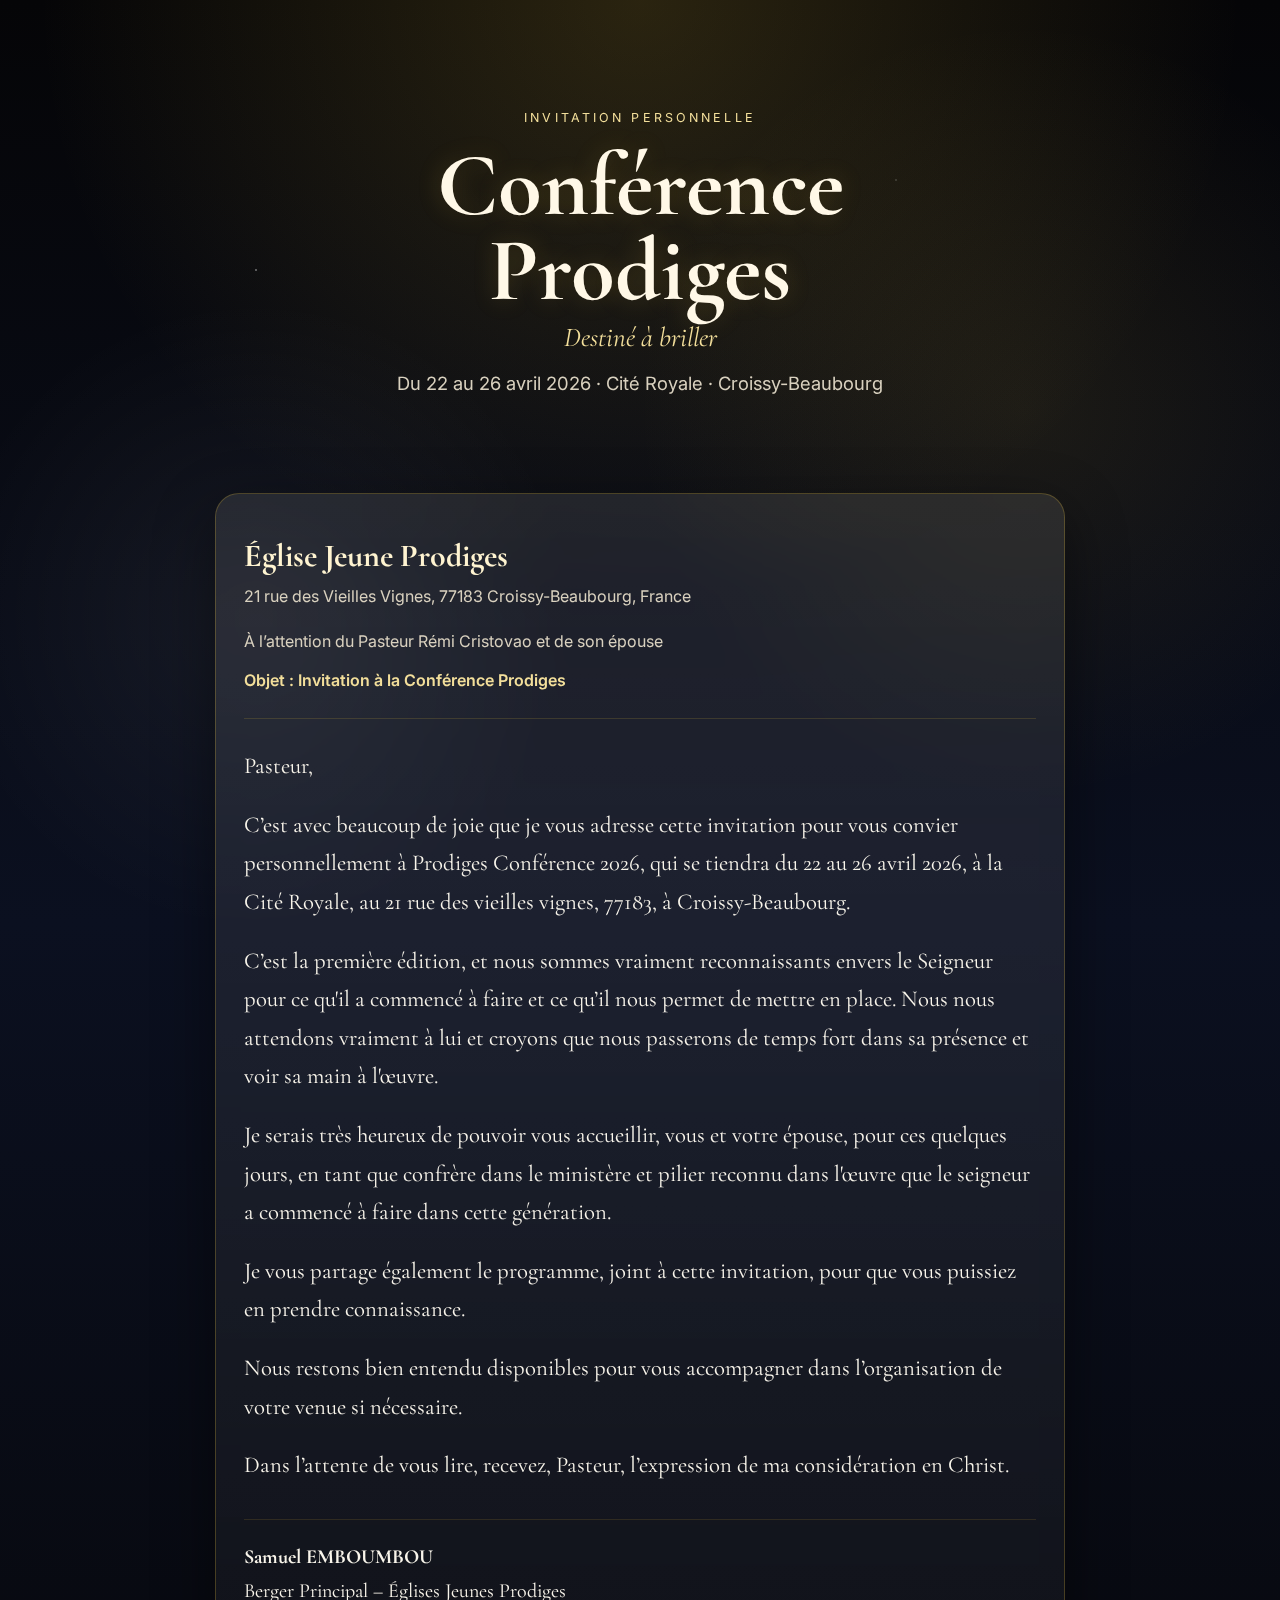
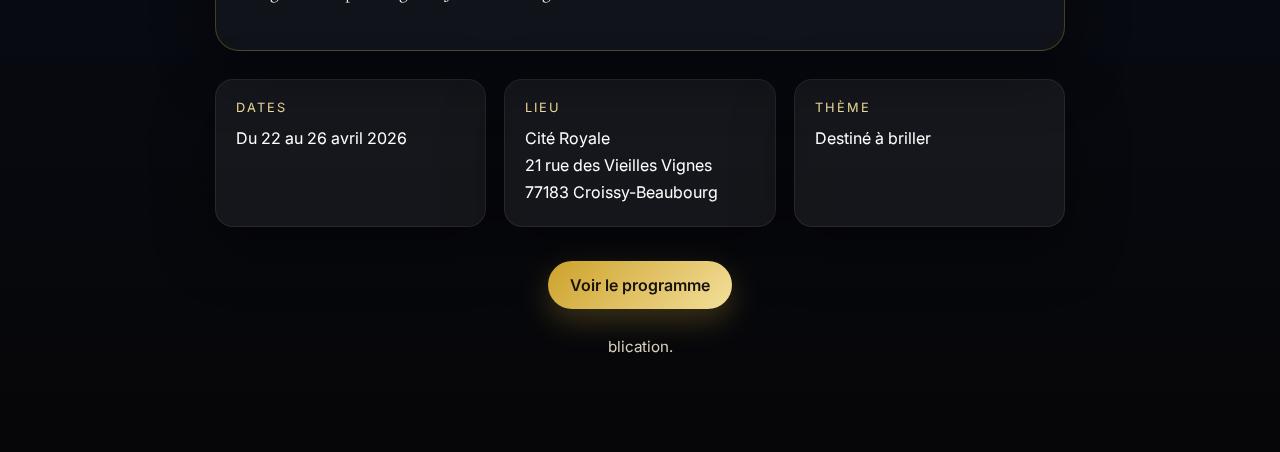
<file: index.html>
<!DOCTYPE html>
<html lang="fr">
<head>
  <meta charset="UTF-8" />
  <meta name="viewport" content="width=device-width, initial-scale=1.0" />
  <title>Invitation | Conférence Prodiges</title>
  <link rel="preconnect" href="https://fonts.googleapis.com">
  <link rel="preconnect" href="https://fonts.gstatic.com" crossorigin>
  <link href="https://fonts.googleapis.com/css2?family=Cormorant+Garamond:wght@400;500;600;700&family=Inter:wght@300;400;500;600&display=swap" rel="stylesheet">
  <style>
    :root {
      --bg: #07070b;
      --bg-soft: #0d1020;
      --gold: #d4af37;
      --gold-soft: #f3df9b;
      --text: #f6f2e8;
      --muted: #d9d1bf;
      --card: rgba(255,255,255,0.06);
      --border: rgba(212, 175, 55, 0.28);
      --shadow: 0 20px 60px rgba(0,0,0,0.45);
    }

    * { box-sizing: border-box; }

    body {
      margin: 0;
      font-family: 'Inter', sans-serif;
      color: var(--text);
      background:
        radial-gradient(circle at top, rgba(212,175,55,0.18), transparent 28%),
        radial-gradient(circle at 20% 30%, rgba(255,255,255,0.06), transparent 18%),
        radial-gradient(circle at 80% 20%, rgba(212,175,55,0.10), transparent 20%),
        linear-gradient(180deg, #050507 0%, #0b1020 45%, #060608 100%);
      min-height: 100vh;
    }

    .stars::before,
    .stars::after {
      content: "";
      position: fixed;
      inset: 0;
      pointer-events: none;
      background-image:
        radial-gradient(2px 2px at 20% 30%, rgba(255,255,255,0.6), transparent 60%),
        radial-gradient(1.5px 1.5px at 70% 20%, rgba(255,255,255,0.5), transparent 60%),
        radial-gradient(2px 2px at 80% 70%, rgba(212,175,55,0.7), transparent 60%),
        radial-gradient(1.5px 1.5px at 35% 80%, rgba(255,255,255,0.4), transparent 60%),
        radial-gradient(2px 2px at 55% 55%, rgba(212,175,55,0.45), transparent 60%);
      opacity: 0.7;
    }

    .container {
      width: min(100%, 1100px);
      margin: 0 auto;
      padding: 40px 20px 80px;
      position: relative;
      z-index: 1;
    }

    .hero {
      text-align: center;
      padding: 70px 20px 40px;
    }

    .eyebrow {
      text-transform: uppercase;
      letter-spacing: 0.25em;
      font-size: 0.78rem;
      color: var(--gold-soft);
      margin-bottom: 18px;
    }

    h1 {
      margin: 0;
      font-family: 'Cormorant Garamond', serif;
      font-size: clamp(2.8rem, 7vw, 5.8rem);
      font-weight: 700;
      line-height: 0.95;
      color: #fff8e7;
      text-shadow: 0 0 24px rgba(212,175,55,0.22);
    }

    .subtitle {
      margin-top: 18px;
      font-size: 1.15rem;
      color: var(--muted);
    }

    .theme {
      margin-top: 8px;
      font-family: 'Cormorant Garamond', serif;
      font-size: 1.7rem;
      color: var(--gold-soft);
      font-style: italic;
    }

    .letter-card {
      margin: 40px auto 28px;
      max-width: 850px;
      background: linear-gradient(180deg, rgba(255,255,255,0.09), rgba(255,255,255,0.04));
      border: 1px solid var(--border);
      border-radius: 24px;
      box-shadow: var(--shadow);
      backdrop-filter: blur(10px);
      overflow: hidden;
    }

    .letter-inner {
      padding: 42px 28px;
    }

    .letter-header {
      border-bottom: 1px solid rgba(212,175,55,0.18);
      padding-bottom: 24px;
      margin-bottom: 28px;
    }

    .church {
      font-family: 'Cormorant Garamond', serif;
      font-size: 2rem;
      color: #fff4d1;
      margin: 0 0 8px;
    }

    .address,
    .subject,
    .recipient {
      color: var(--muted);
      line-height: 1.7;
      margin: 0;
    }

    .recipient { margin-top: 18px; }
    .subject { margin-top: 12px; font-weight: 600; color: var(--gold-soft); }

    .letter-body {
      font-family: 'Cormorant Garamond', serif;
      font-size: 1.42rem;
      line-height: 1.7;
      color: #f9f5eb;
    }

    .letter-body p { margin: 0 0 20px; }

    .signature {
      margin-top: 34px;
      padding-top: 20px;
      border-top: 1px solid rgba(212,175,55,0.15);
      font-family: 'Cormorant Garamond', serif;
      font-size: 1.25rem;
    }

    .info-grid {
      display: grid;
      grid-template-columns: repeat(auto-fit, minmax(220px, 1fr));
      gap: 18px;
      margin: 20px auto 34px;
      max-width: 850px;
    }

    .info-card {
      background: var(--card);
      border: 1px solid rgba(255,255,255,0.08);
      border-radius: 18px;
      padding: 20px;
      box-shadow: var(--shadow);
    }

    .info-label {
      font-size: 0.8rem;
      text-transform: uppercase;
      letter-spacing: 0.16em;
      color: var(--gold-soft);
      margin-bottom: 10px;
    }

    .info-value {
      font-size: 1rem;
      line-height: 1.7;
      color: #fff;
    }

    .actions {
      display: flex;
      justify-content: center;
      flex-wrap: wrap;
      gap: 14px;
      margin-top: 26px;
    }

    .btn {
      display: inline-block;
      padding: 14px 22px;
      border-radius: 999px;
      text-decoration: none;
      font-weight: 600;
      transition: transform 0.2s ease, box-shadow 0.2s ease, background 0.2s ease;
    }

    .btn-primary {
      background: linear-gradient(135deg, #cda22b, #f3df9b);
      color: #17120a;
      box-shadow: 0 12px 30px rgba(212,175,55,0.25);
    }

    .btn-secondary {
      border: 1px solid rgba(243,223,155,0.35);
      color: var(--text);
      background: rgba(255,255,255,0.04);
    }

    .btn:hover {
      transform: translateY(-2px);
    }

    .footer-note {
      text-align: center;
      color: var(--muted);
      margin-top: 28px;
      font-size: 0.95rem;
    }

    @media (max-width: 640px) {
      .hero { padding-top: 50px; }
      .letter-inner { padding: 30px 20px; }
      .letter-body { font-size: 1.22rem; }
      .church { font-size: 1.7rem; }
    }
  </style>
</head>
<body>
  <div class="stars"></div>

  <main class="container">
    <section class="hero">
      <div class="eyebrow">Invitation personnelle</div>
      <h1>Conférence<br>Prodiges</h1>
      <div class="theme">Destiné à briller</div>
      <p class="subtitle">Du 22 au 26 avril 2026 · Cité Royale · Croissy-Beaubourg</p>
    </section>

    <section class="letter-card">
      <div class="letter-inner">
        <div class="letter-header">
          <h2 class="church">Église Jeune Prodiges</h2>
          <p class="address">21 rue des Vieilles Vignes, 77183 Croissy-Beaubourg, France</p>
          <p class="recipient">À l’attention du Pasteur Rémi Cristovao et de son épouse</p>
          <p class="subject">Objet : Invitation à la Conférence Prodiges</p>
        </div>

        <div class="letter-body">
          <p>Pasteur,</p>

          <p>C’est avec beaucoup de joie que je vous adresse cette invitation pour vous convier personnellement à Prodiges Conférence 2026, qui se tiendra du 22 au 26 avril 2026, à la Cité Royale, au 21 rue des vieilles vignes, 77183, à Croissy-Beaubourg.</p>

          <p>C’est la première édition, et nous sommes vraiment reconnaissants envers le Seigneur pour ce qu'il a commencé à faire et ce qu’il nous permet de mettre en place. Nous nous attendons vraiment à lui et croyons que nous passerons de temps fort dans sa présence et voir sa main à l'œuvre. </p>

          <p>Je serais très heureux de pouvoir vous accueillir, vous et votre épouse, pour ces quelques jours, en tant que confrère dans le ministère et pilier reconnu dans l'œuvre que le seigneur a commencé à faire dans cette génération.</p>

          <p>Je vous partage également le programme, joint à cette invitation, pour que vous puissiez en prendre connaissance.</p>

          <p>Nous restons bien entendu disponibles pour vous accompagner dans l’organisation de votre venue si nécessaire.</p>

          <p>Dans l’attente de vous lire, recevez, Pasteur, l’expression de ma considération en Christ.</p>

          <div class="signature">
            <strong>Samuel EMBOUMBOU</strong><br>
            Berger Principal – Églises Jeunes Prodiges
          </div>
        </div>
      </div>
    </section>

    <section class="info-grid">
      <div class="info-card">
        <div class="info-label">Dates</div>
        <div class="info-value">Du 22 au 26 avril 2026</div>
      </div>
      <div class="info-card">
        <div class="info-label">Lieu</div>
        <div class="info-value">Cité Royale<br>21 rue des Vieilles Vignes<br>77183 Croissy-Beaubourg</div>
      </div>
      <div class="info-card">
        <div class="info-label">Thème</div>
        <div class="info-value">Destiné à briller</div>
      </div>
    </section>

    <div class="actions">
      <a class="btn btn-primary" href="#">Voir le programme</a>
    </div>

    <p class="footer-note">blication.</p>
  </main>
</body>
</html>
</file>
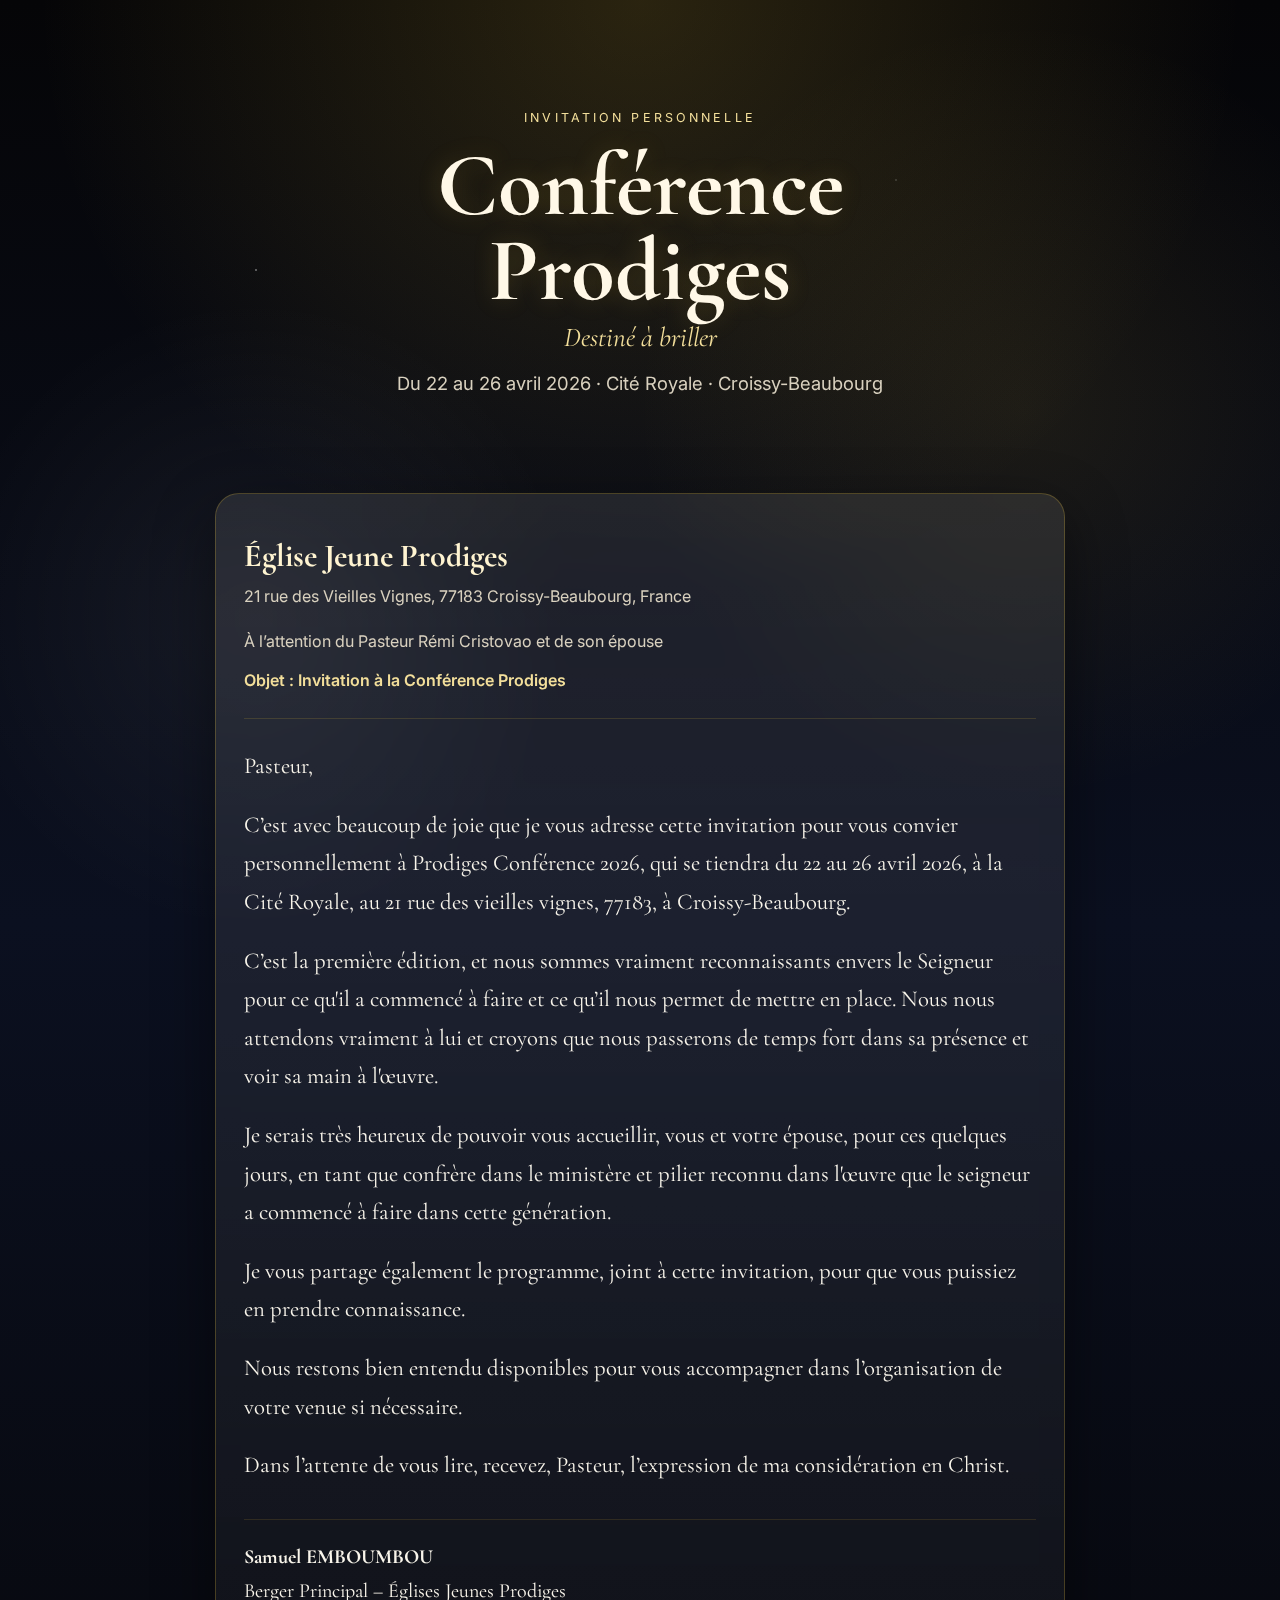
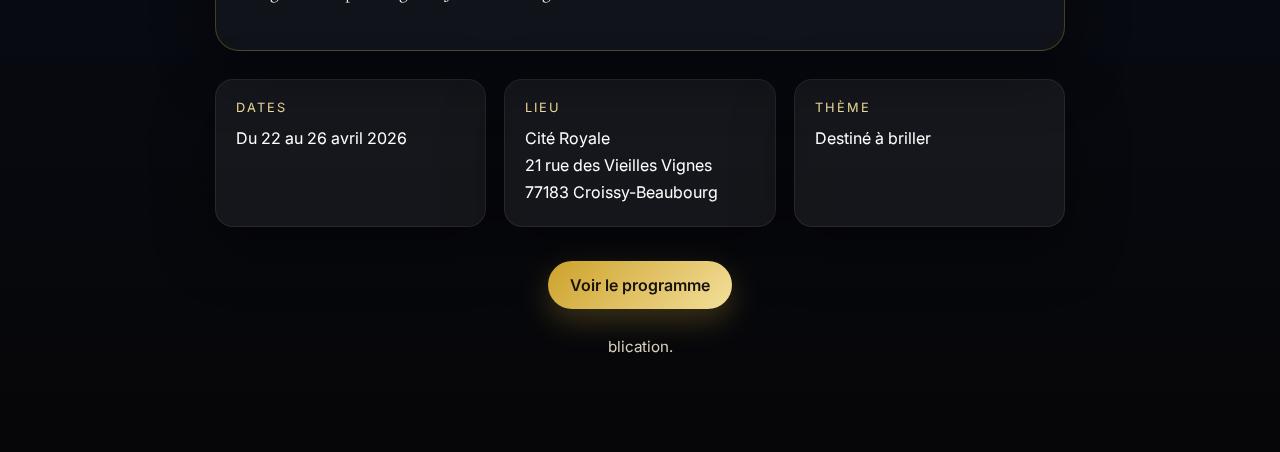
<file: Invitations/index.html>
<!DOCTYPE html>
<html lang="fr">
<head>
  <meta charset="UTF-8" />
  <meta name="viewport" content="width=device-width, initial-scale=1.0" />
  <title>Invitation | Conférence Prodiges</title>
  <link rel="preconnect" href="https://fonts.googleapis.com">
  <link rel="preconnect" href="https://fonts.gstatic.com" crossorigin>
  <link href="https://fonts.googleapis.com/css2?family=Cormorant+Garamond:wght@400;500;600;700&family=Inter:wght@300;400;500;600&display=swap" rel="stylesheet">
  <style>
    :root {
      --bg: #07070b;
      --bg-soft: #0d1020;
      --gold: #d4af37;
      --gold-soft: #f3df9b;
      --text: #f6f2e8;
      --muted: #d9d1bf;
      --card: rgba(255,255,255,0.06);
      --border: rgba(212, 175, 55, 0.28);
      --shadow: 0 20px 60px rgba(0,0,0,0.45);
    }

    * { box-sizing: border-box; }

    body {
      margin: 0;
      font-family: 'Inter', sans-serif;
      color: var(--text);
      background:
        radial-gradient(circle at top, rgba(212,175,55,0.18), transparent 28%),
        radial-gradient(circle at 20% 30%, rgba(255,255,255,0.06), transparent 18%),
        radial-gradient(circle at 80% 20%, rgba(212,175,55,0.10), transparent 20%),
        linear-gradient(180deg, #050507 0%, #0b1020 45%, #060608 100%);
      min-height: 100vh;
    }

    .stars::before,
    .stars::after {
      content: "";
      position: fixed;
      inset: 0;
      pointer-events: none;
      background-image:
        radial-gradient(2px 2px at 20% 30%, rgba(255,255,255,0.6), transparent 60%),
        radial-gradient(1.5px 1.5px at 70% 20%, rgba(255,255,255,0.5), transparent 60%),
        radial-gradient(2px 2px at 80% 70%, rgba(212,175,55,0.7), transparent 60%),
        radial-gradient(1.5px 1.5px at 35% 80%, rgba(255,255,255,0.4), transparent 60%),
        radial-gradient(2px 2px at 55% 55%, rgba(212,175,55,0.45), transparent 60%);
      opacity: 0.7;
    }

    .container {
      width: min(100%, 1100px);
      margin: 0 auto;
      padding: 40px 20px 80px;
      position: relative;
      z-index: 1;
    }

    .hero {
      text-align: center;
      padding: 70px 20px 40px;
    }

    .eyebrow {
      text-transform: uppercase;
      letter-spacing: 0.25em;
      font-size: 0.78rem;
      color: var(--gold-soft);
      margin-bottom: 18px;
    }

    h1 {
      margin: 0;
      font-family: 'Cormorant Garamond', serif;
      font-size: clamp(2.8rem, 7vw, 5.8rem);
      font-weight: 700;
      line-height: 0.95;
      color: #fff8e7;
      text-shadow: 0 0 24px rgba(212,175,55,0.22);
    }

    .subtitle {
      margin-top: 18px;
      font-size: 1.15rem;
      color: var(--muted);
    }

    .theme {
      margin-top: 8px;
      font-family: 'Cormorant Garamond', serif;
      font-size: 1.7rem;
      color: var(--gold-soft);
      font-style: italic;
    }

    .letter-card {
      margin: 40px auto 28px;
      max-width: 850px;
      background: linear-gradient(180deg, rgba(255,255,255,0.09), rgba(255,255,255,0.04));
      border: 1px solid var(--border);
      border-radius: 24px;
      box-shadow: var(--shadow);
      backdrop-filter: blur(10px);
      overflow: hidden;
    }

    .letter-inner {
      padding: 42px 28px;
    }

    .letter-header {
      border-bottom: 1px solid rgba(212,175,55,0.18);
      padding-bottom: 24px;
      margin-bottom: 28px;
    }

    .church {
      font-family: 'Cormorant Garamond', serif;
      font-size: 2rem;
      color: #fff4d1;
      margin: 0 0 8px;
    }

    .address,
    .subject,
    .recipient {
      color: var(--muted);
      line-height: 1.7;
      margin: 0;
    }

    .recipient { margin-top: 18px; }
    .subject { margin-top: 12px; font-weight: 600; color: var(--gold-soft); }

    .letter-body {
      font-family: 'Cormorant Garamond', serif;
      font-size: 1.42rem;
      line-height: 1.7;
      color: #f9f5eb;
    }

    .letter-body p { margin: 0 0 20px; }

    .signature {
      margin-top: 34px;
      padding-top: 20px;
      border-top: 1px solid rgba(212,175,55,0.15);
      font-family: 'Cormorant Garamond', serif;
      font-size: 1.25rem;
    }

    .info-grid {
      display: grid;
      grid-template-columns: repeat(auto-fit, minmax(220px, 1fr));
      gap: 18px;
      margin: 20px auto 34px;
      max-width: 850px;
    }

    .info-card {
      background: var(--card);
      border: 1px solid rgba(255,255,255,0.08);
      border-radius: 18px;
      padding: 20px;
      box-shadow: var(--shadow);
    }

    .info-label {
      font-size: 0.8rem;
      text-transform: uppercase;
      letter-spacing: 0.16em;
      color: var(--gold-soft);
      margin-bottom: 10px;
    }

    .info-value {
      font-size: 1rem;
      line-height: 1.7;
      color: #fff;
    }

    .actions {
      display: flex;
      justify-content: center;
      flex-wrap: wrap;
      gap: 14px;
      margin-top: 26px;
    }

    .btn {
      display: inline-block;
      padding: 14px 22px;
      border-radius: 999px;
      text-decoration: none;
      font-weight: 600;
      transition: transform 0.2s ease, box-shadow 0.2s ease, background 0.2s ease;
    }

    .btn-primary {
      background: linear-gradient(135deg, #cda22b, #f3df9b);
      color: #17120a;
      box-shadow: 0 12px 30px rgba(212,175,55,0.25);
    }

    .btn-secondary {
      border: 1px solid rgba(243,223,155,0.35);
      color: var(--text);
      background: rgba(255,255,255,0.04);
    }

    .btn:hover {
      transform: translateY(-2px);
    }

    .footer-note {
      text-align: center;
      color: var(--muted);
      margin-top: 28px;
      font-size: 0.95rem;
    }

    @media (max-width: 640px) {
      .hero { padding-top: 50px; }
      .letter-inner { padding: 30px 20px; }
      .letter-body { font-size: 1.22rem; }
      .church { font-size: 1.7rem; }
    }
  </style>
</head>
<body>
  <div class="stars"></div>

  <main class="container">
    <section class="hero">
      <div class="eyebrow">Invitation personnelle</div>
      <h1>Conférence<br>Prodiges</h1>
      <div class="theme">Destiné à briller</div>
      <p class="subtitle">Du 22 au 26 avril 2026 · Cité Royale · Croissy-Beaubourg</p>
    </section>

    <section class="letter-card">
      <div class="letter-inner">
        <div class="letter-header">
          <h2 class="church">Église Jeune Prodiges</h2>
          <p class="address">21 rue des Vieilles Vignes, 77183 Croissy-Beaubourg, France</p>
          <p class="recipient">À l’attention du Pasteur Rémi Cristovao et de son épouse</p>
          <p class="subject">Objet : Invitation à la Conférence Prodiges</p>
        </div>

        <div class="letter-body">
          <p>Pasteur,</p>

          <p>C’est avec beaucoup de joie que je vous adresse cette invitation pour vous convier personnellement à Prodiges Conférence 2026, qui se tiendra du 22 au 26 avril 2026, à la Cité Royale, au 21 rue des vieilles vignes, 77183, à Croissy-Beaubourg.</p>

          <p>C’est la première édition, et nous sommes vraiment reconnaissants envers le Seigneur pour ce qu'il a commencé à faire et ce qu’il nous permet de mettre en place. Nous nous attendons vraiment à lui et croyons que nous passerons de temps fort dans sa présence et voir sa main à l'œuvre. </p>

          <p>Je serais très heureux de pouvoir vous accueillir, vous et votre épouse, pour ces quelques jours, en tant que confrère dans le ministère et pilier reconnu dans l'œuvre que le seigneur a commencé à faire dans cette génération.</p>

          <p>Je vous partage également le programme, joint à cette invitation, pour que vous puissiez en prendre connaissance.</p>

          <p>Nous restons bien entendu disponibles pour vous accompagner dans l’organisation de votre venue si nécessaire.</p>

          <p>Dans l’attente de vous lire, recevez, Pasteur, l’expression de ma considération en Christ.</p>

          <div class="signature">
            <strong>Samuel EMBOUMBOU</strong><br>
            Berger Principal – Églises Jeunes Prodiges
          </div>
        </div>
      </div>
    </section>

    <section class="info-grid">
      <div class="info-card">
        <div class="info-label">Dates</div>
        <div class="info-value">Du 22 au 26 avril 2026</div>
      </div>
      <div class="info-card">
        <div class="info-label">Lieu</div>
        <div class="info-value">Cité Royale<br>21 rue des Vieilles Vignes<br>77183 Croissy-Beaubourg</div>
      </div>
      <div class="info-card">
        <div class="info-label">Thème</div>
        <div class="info-value">Destiné à briller</div>
      </div>
    </section>

    <div class="actions">
      <a class="btn btn-primary" href="#">Voir le programme</a>
    </div>

    <p class="footer-note">blication.</p>
  </main>
</body>
</html>
</file>
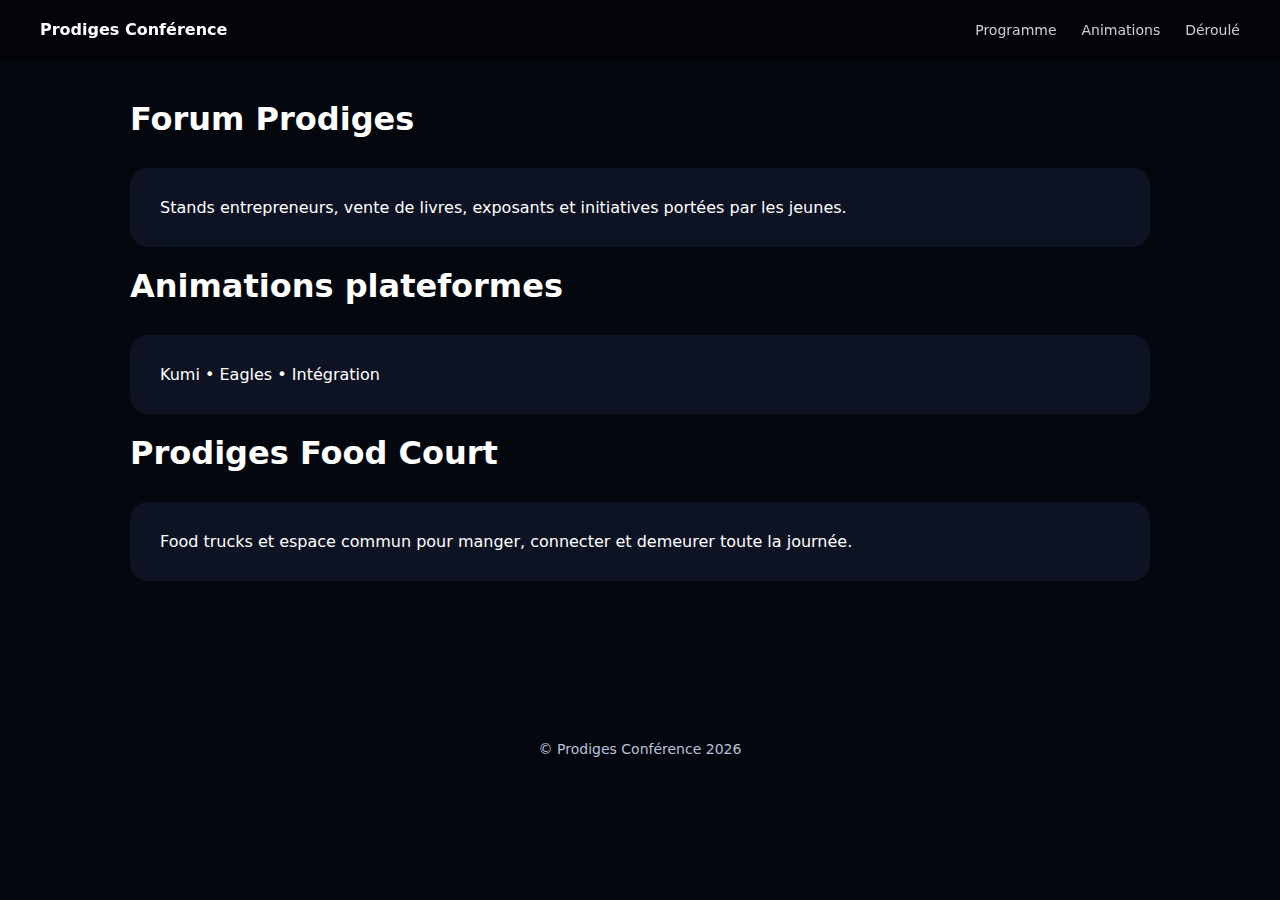
<file: animations.html>
<!DOCTYPE html>
<html lang="fr">
<head>
<meta charset="UTF-8">
<meta name="viewport" content="width=device-width, initial-scale=1.0">
<title>Animations</title>
<link rel="stylesheet" href="assets/style.css">
</head>
<body>

<header class="topbar">
  <a href="index.html"><strong>Prodiges Conférence</strong></a>
  <nav class="nav">
    <a href="programme.html">Programme</a>
    <a href="animations.html">Animations</a>
    <a href="deroule.html">Déroulé</a>
  </nav>
</header>

<section class="section">
  <h2>Forum Prodiges</h2>
  <div class="card">
    Stands entrepreneurs, vente de livres,
    exposants et initiatives portées par les jeunes.
  </div>

  <h2>Animations plateformes</h2>
  <div class="card">
    Kumi • Eagles • Intégration
  </div>

  <h2>Prodiges Food Court</h2>
  <div class="card">
    Food trucks et espace commun pour manger,
    connecter et demeurer toute la journée.
  </div>
</section>

<div class="footer">
© Prodiges Conférence 2026
</div>

</body>
</html>
</file>
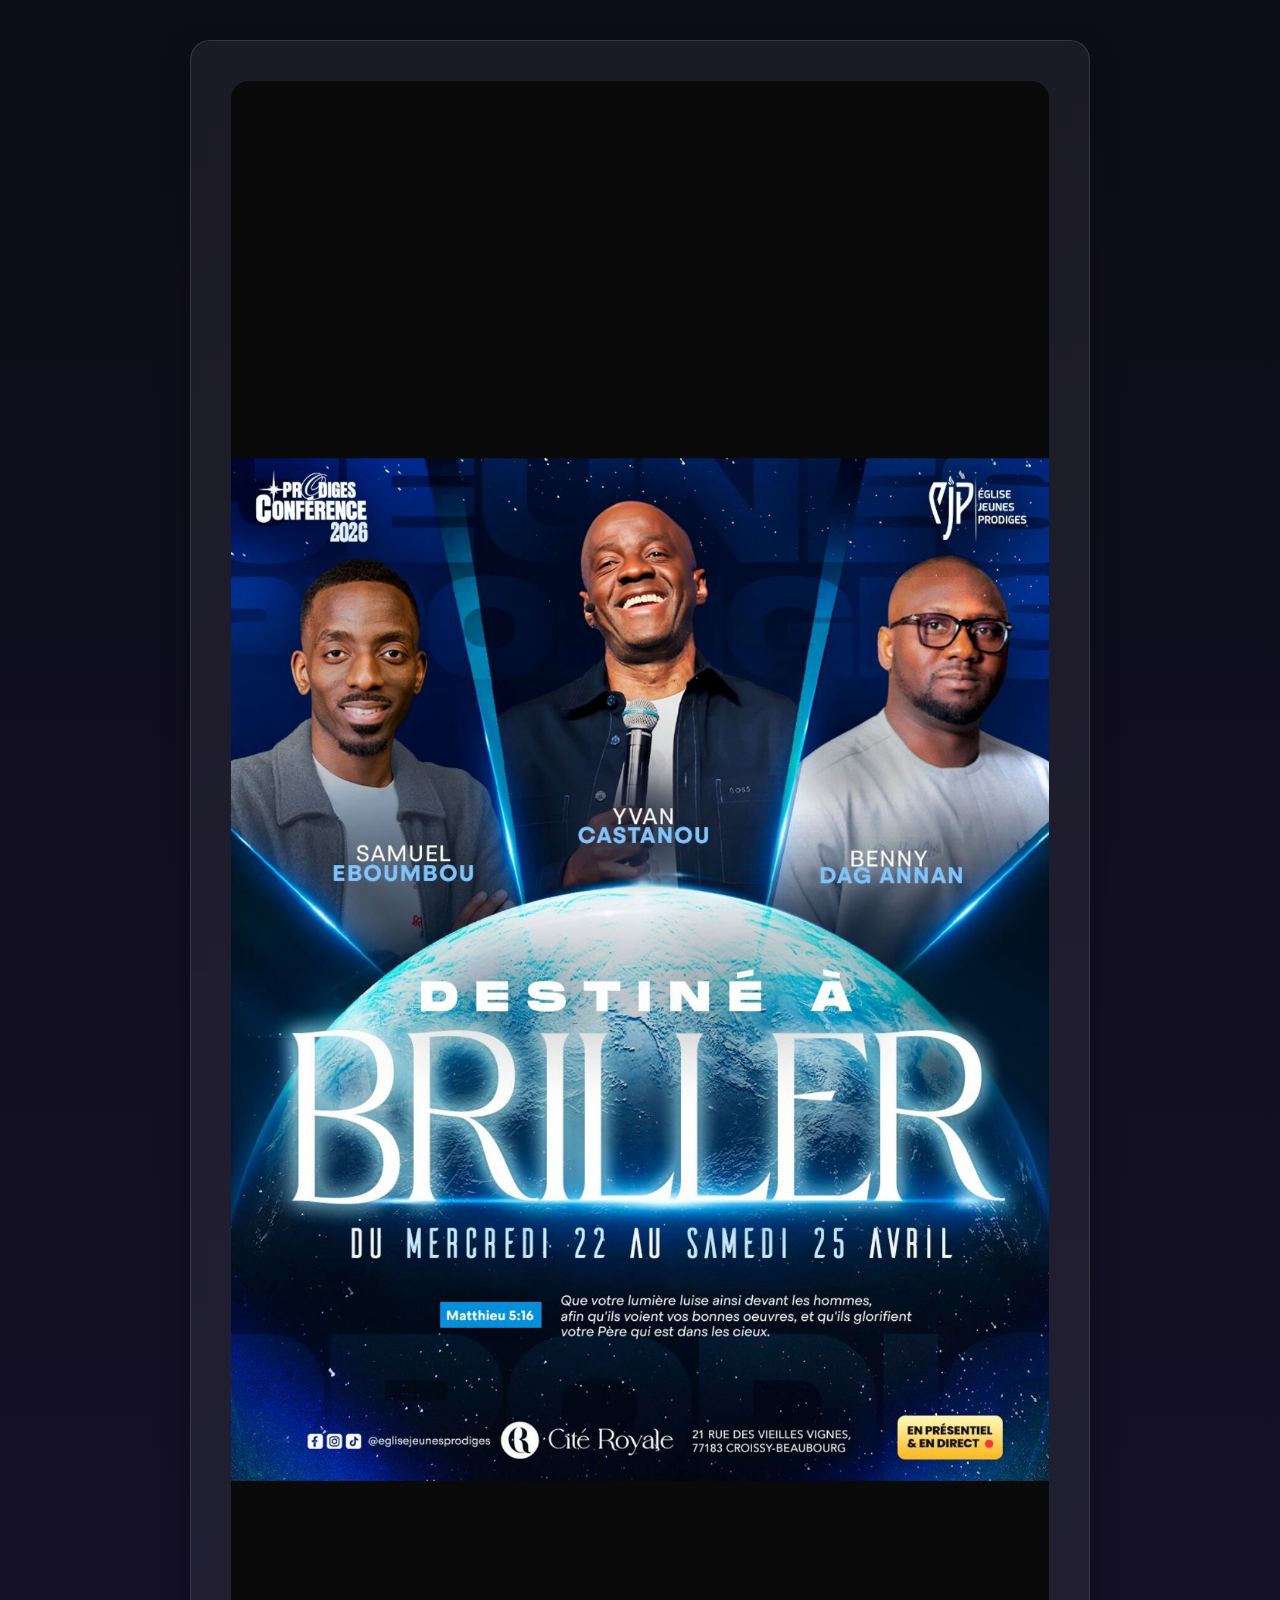
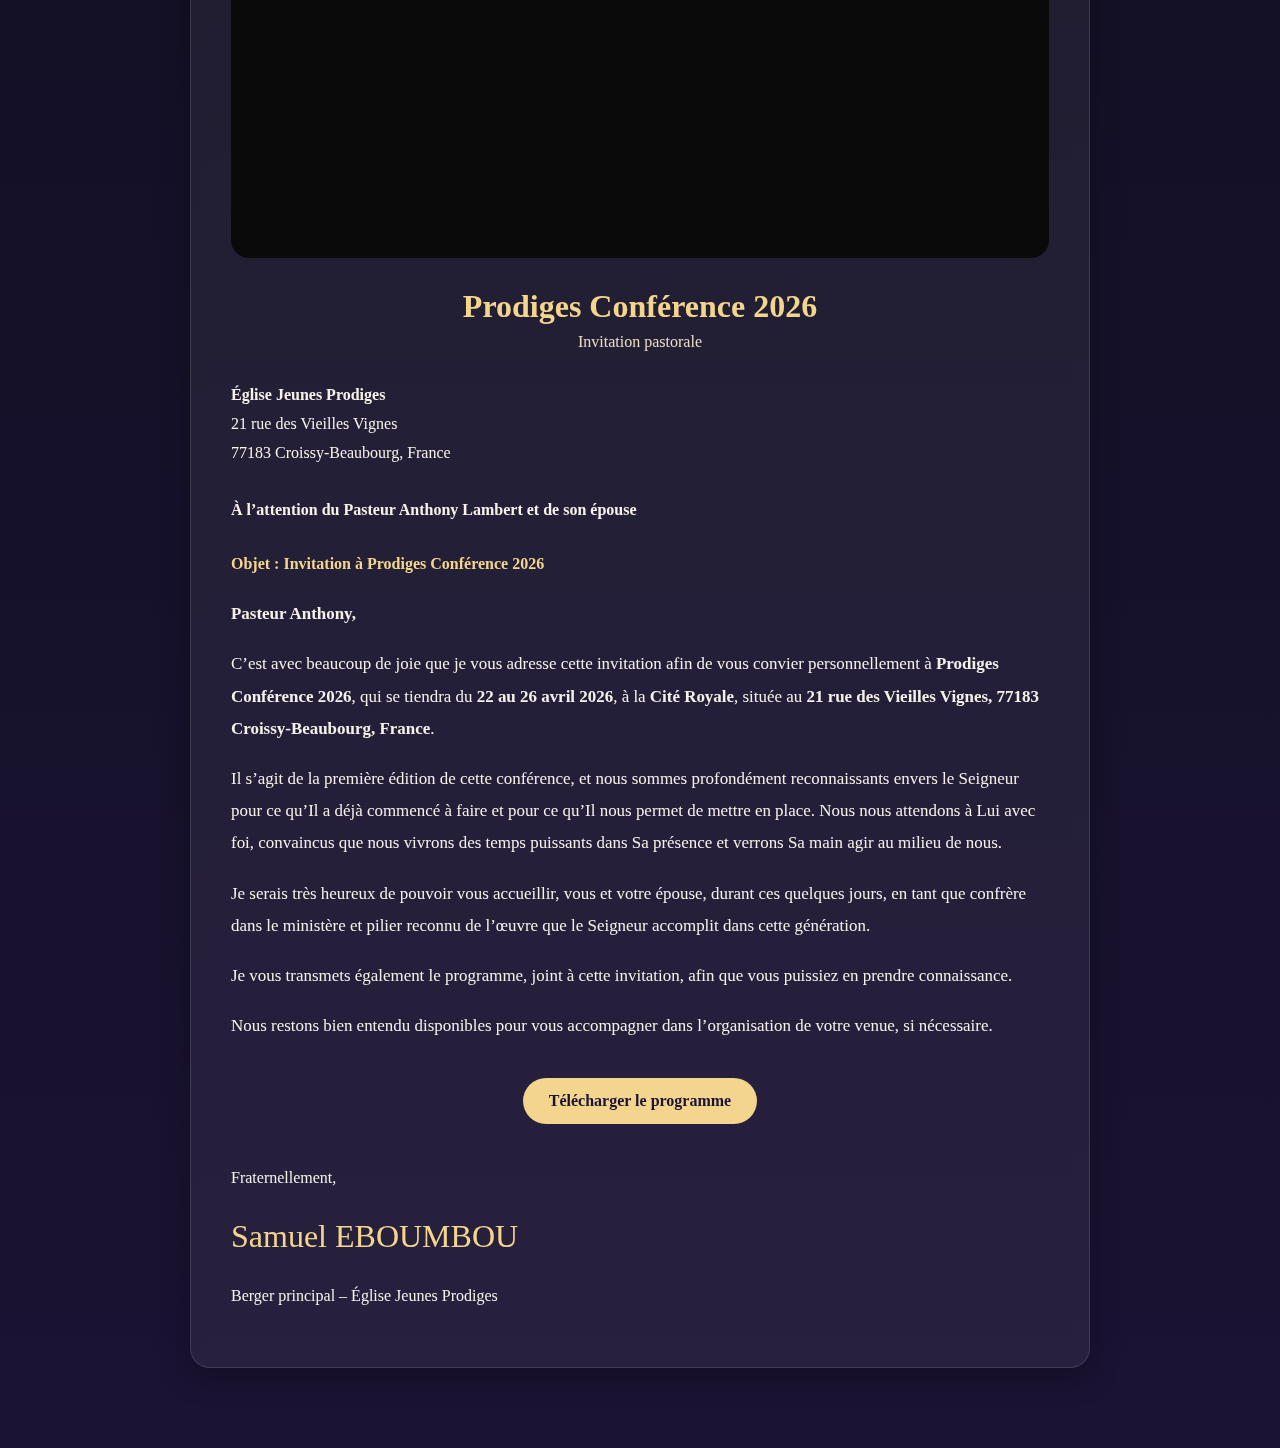
<file: anthony-lambert.html>
<!DOCTYPE html>
<html lang="fr">
<head>
  <meta charset="UTF-8" />
  <meta name="viewport" content="width=device-width, initial-scale=1.0" />
  <title>Invitation – Prodiges Conférence 2026</title>
  <style>
    body {
      margin: 0;
      font-family: Georgia, "Times New Roman", serif;
      background: linear-gradient(180deg, #0d0d18, #1a1333);
      color: #f5f1e8;
    }

    .container {
      max-width: 900px;
      margin: 0 auto;
      padding: 40px 20px 80px;
    }

    .card {
      background: rgba(255, 255, 255, 0.06);
      border: 1px solid rgba(255,255,255,0.12);
      border-radius: 20px;
      padding: 40px;
      box-shadow: 0 10px 30px rgba(0,0,0,0.25);
      backdrop-filter: blur(6px);
    }

    .poster {
      width: 100%;
      border-radius: 18px;
      margin-bottom: 30px;
      display: block;
      object-fit: cover;
    }

    h1 {
      font-size: 2rem;
      margin-bottom: 8px;
      color: #f4d58d;
      text-align: center;
    }

    .subtitle {
      text-align: center;
      font-size: 1rem;
      margin-bottom: 30px;
      color: #e8dcc2;
    }

    .letter-head {
      line-height: 1.8;
      margin-bottom: 30px;
      color: #f7f2e8;
    }

    .object {
      margin: 25px 0;
      font-weight: bold;
      color: #f4d58d;
    }

    .content p {
      line-height: 1.9;
      margin-bottom: 18px;
      font-size: 1.06rem;
    }

    .signature {
      margin-top: 40px;
      line-height: 1.8;
    }

    .btn-wrap {
      text-align: center;
      margin: 35px 0 10px;
    }

    .btn {
      display: inline-block;
      background: #f4d58d;
      color: #1a1333;
      text-decoration: none;
      padding: 14px 26px;
      border-radius: 999px;
      font-weight: bold;
      transition: 0.25s ease;
    }

    .btn:hover {
      transform: translateY(-2px);
      box-shadow: 0 8px 20px rgba(244, 213, 141, 0.25);
    }

    .signature-name {
      font-family: "Brush Script MT", cursive;
      font-size: 2rem;
      color: #f4d58d;
      margin-top: 10px;
    }

    @media (max-width: 700px) {
      .card {
        padding: 24px;
      }

      h1 {
        font-size: 1.6rem;
      }

      .content p {
        font-size: 1rem;
      }

      .signature-name {
        font-size: 1.7rem;
      }
    }
  </style>
</head>
<body>
  <div class="container">
    <div class="card">

      <!-- AFFICHE -->
      <img src="affiche-prodiges.jpg" alt="Affiche Prodiges Conférence 2026" class="poster" />

      <h1>Prodiges Conférence 2026</h1>
      <div class="subtitle">Invitation pastorale</div>

      <div class="letter-head">
        <strong>Église Jeunes Prodiges</strong><br />
        21 rue des Vieilles Vignes<br />
        77183 Croissy-Beaubourg, France<br /><br />

        <strong>À l’attention du Pasteur Anthony Lambert et de son épouse</strong>
      </div>

      <div class="object">Objet : Invitation à Prodiges Conférence 2026</div>

      <div class="content">
        <p><strong>Pasteur Anthony,</strong></p>

        <p>
          C’est avec beaucoup de joie que je vous adresse cette invitation afin de vous convier
          personnellement à <strong>Prodiges Conférence 2026</strong>, qui se tiendra du
          <strong>22 au 26 avril 2026</strong>, à la <strong>Cité Royale</strong>, située au
          <strong>21 rue des Vieilles Vignes, 77183 Croissy-Beaubourg, France</strong>.
        </p>

        <p>
          Il s’agit de la première édition de cette conférence, et nous sommes profondément reconnaissants
          envers le Seigneur pour ce qu’Il a déjà commencé à faire et pour ce qu’Il nous permet de mettre
          en place. Nous nous attendons à Lui avec foi, convaincus que nous vivrons des temps puissants
          dans Sa présence et verrons Sa main agir au milieu de nous.
        </p>

        <p>
          Je serais très heureux de pouvoir vous accueillir, vous et votre épouse, durant ces quelques jours,
          en tant que confrère dans le ministère et pilier reconnu de l’œuvre que le Seigneur accomplit
          dans cette génération.
        </p>

        <p>
          Je vous transmets également le programme, joint à cette invitation, afin que vous puissiez en
          prendre connaissance.
        </p>

        <p>
          Nous restons bien entendu disponibles pour vous accompagner dans l’organisation de votre venue,
          si nécessaire.
        </p>
      </div>

      <div class="btn-wrap">
        <a href="programme-prodiges.pdf" class="btn" download>Télécharger le programme</a>
      </div>

      <div class="signature">
        <p>Fraternellement,</p>
        <div class="signature-name">Samuel EBOUMBOU</div>
        <p>Berger principal – Église Jeunes Prodiges</p>
      </div>

    </div>
  </div>
</body>
</html>
</file>
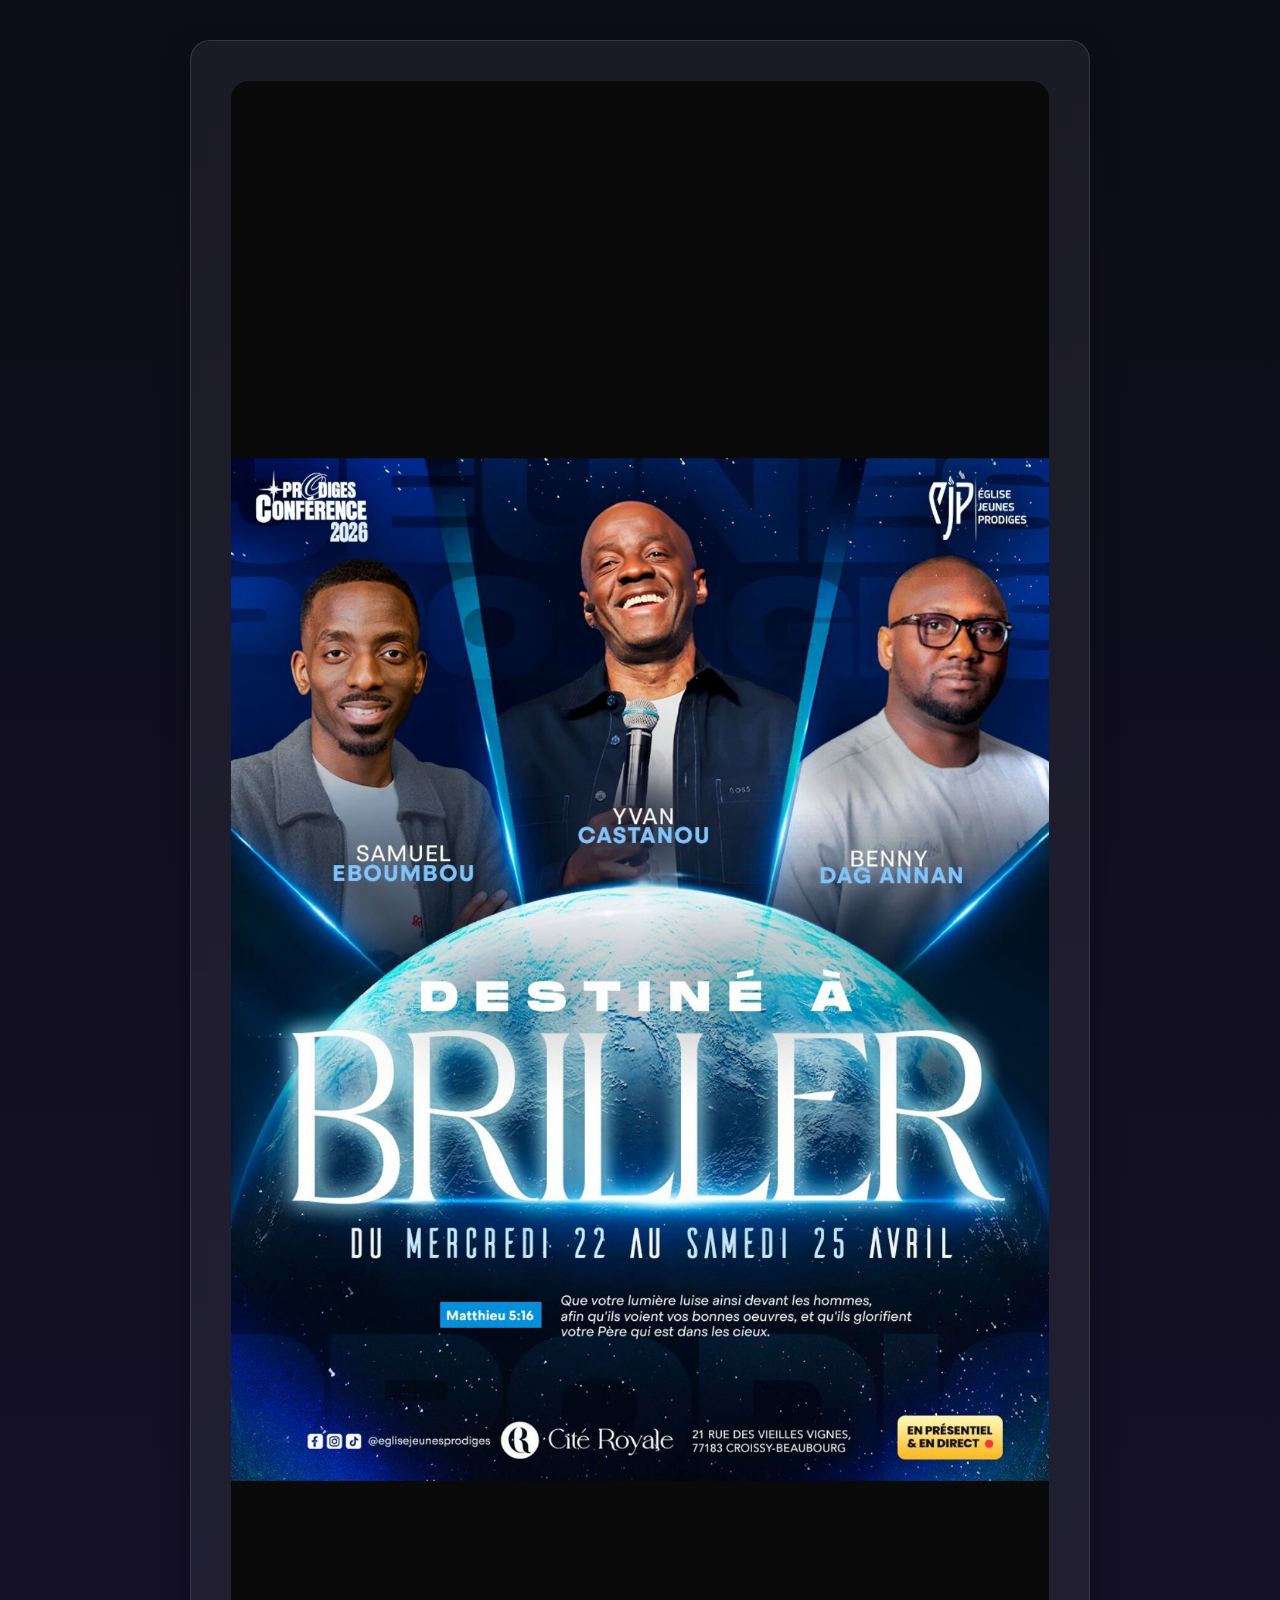
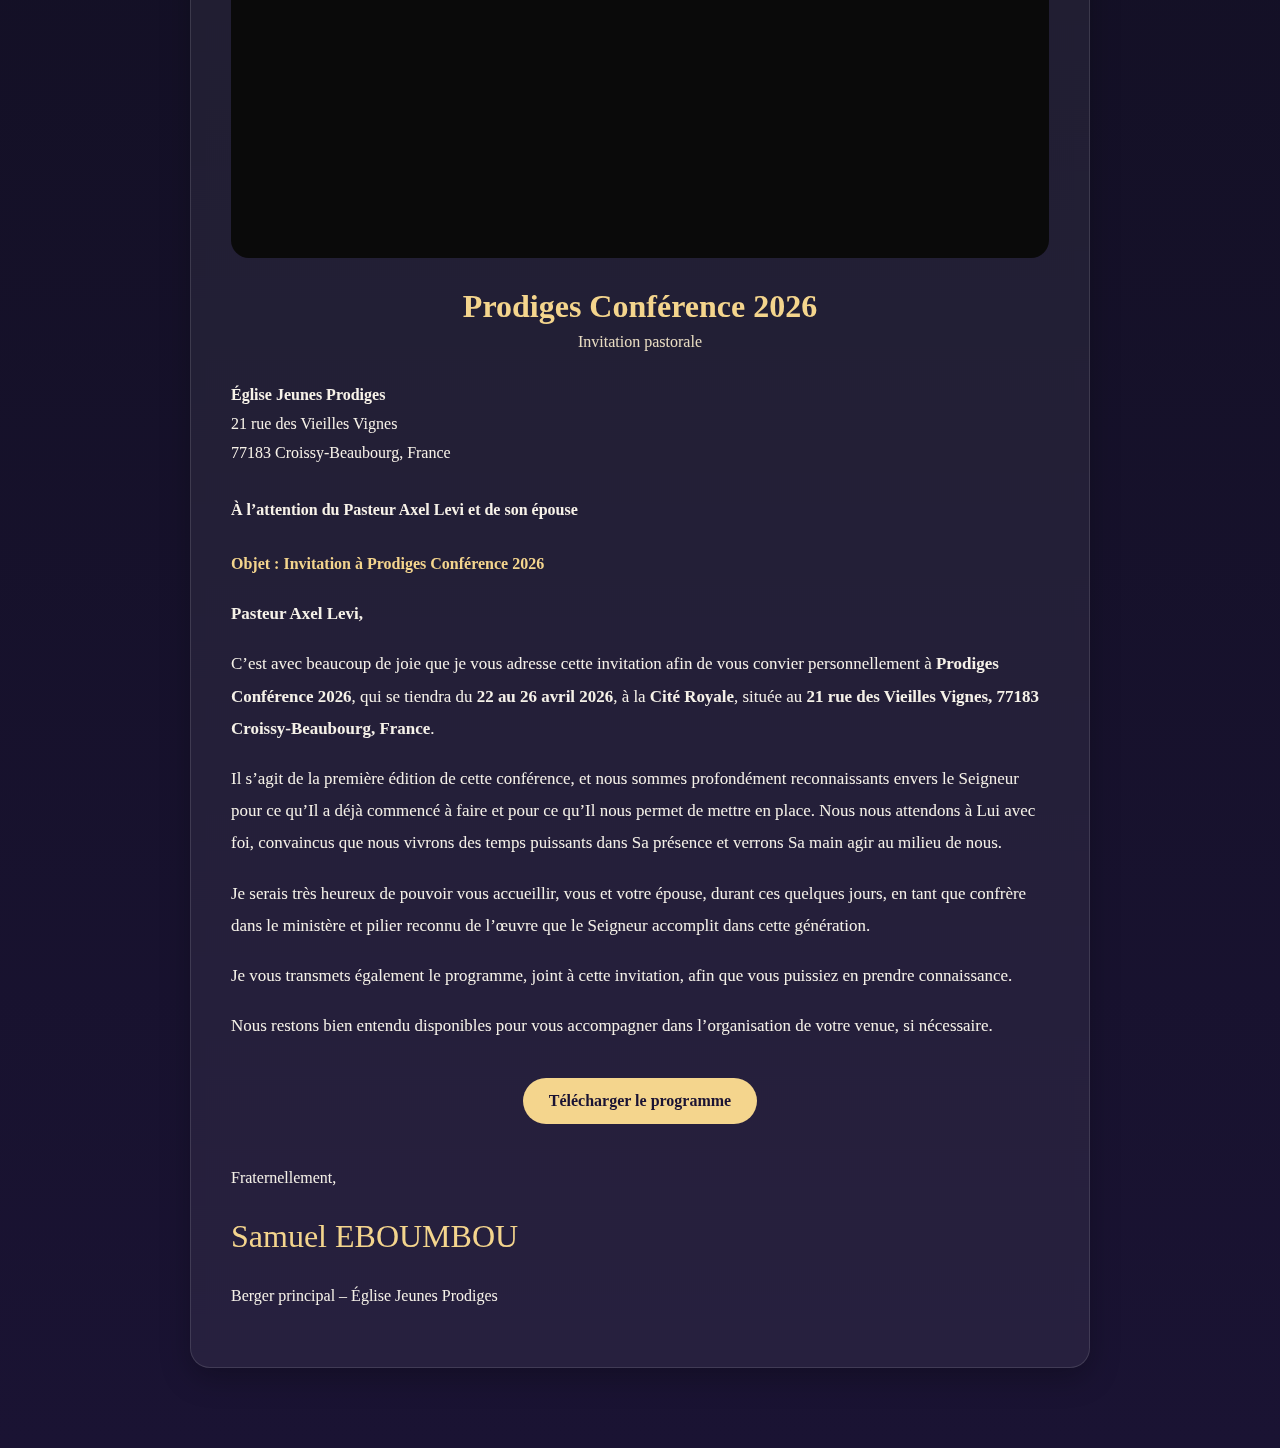
<file: axel-levi.html>
<!DOCTYPE html>
<html lang="fr">
<head>
  <meta charset="UTF-8" />
  <meta name="viewport" content="width=device-width, initial-scale=1.0" />
  <title>Invitation – Prodiges Conférence 2026</title>
  <style>
    body {
      margin: 0;
      font-family: Georgia, "Times New Roman", serif;
      background: linear-gradient(180deg, #0d0d18, #1a1333);
      color: #f5f1e8;
    }

    .container {
      max-width: 900px;
      margin: 0 auto;
      padding: 40px 20px 80px;
    }

    .card {
      background: rgba(255, 255, 255, 0.06);
      border: 1px solid rgba(255,255,255,0.12);
      border-radius: 20px;
      padding: 40px;
      box-shadow: 0 10px 30px rgba(0,0,0,0.25);
      backdrop-filter: blur(6px);
    }

    .poster {
      width: 100%;
      border-radius: 18px;
      margin-bottom: 30px;
      display: block;
      object-fit: cover;
    }

    h1 {
      font-size: 2rem;
      margin-bottom: 8px;
      color: #f4d58d;
      text-align: center;
    }

    .subtitle {
      text-align: center;
      font-size: 1rem;
      margin-bottom: 30px;
      color: #e8dcc2;
    }

    .letter-head {
      line-height: 1.8;
      margin-bottom: 30px;
      color: #f7f2e8;
    }

    .object {
      margin: 25px 0;
      font-weight: bold;
      color: #f4d58d;
    }

    .content p {
      line-height: 1.9;
      margin-bottom: 18px;
      font-size: 1.06rem;
    }

    .signature {
      margin-top: 40px;
      line-height: 1.8;
    }

    .btn-wrap {
      text-align: center;
      margin: 35px 0 10px;
    }

    .btn {
      display: inline-block;
      background: #f4d58d;
      color: #1a1333;
      text-decoration: none;
      padding: 14px 26px;
      border-radius: 999px;
      font-weight: bold;
      transition: 0.25s ease;
    }

    .btn:hover {
      transform: translateY(-2px);
      box-shadow: 0 8px 20px rgba(244, 213, 141, 0.25);
    }

    .signature-name {
      font-family: "Brush Script MT", cursive;
      font-size: 2rem;
      color: #f4d58d;
      margin-top: 10px;
    }

    @media (max-width: 700px) {
      .card {
        padding: 24px;
      }

      h1 {
        font-size: 1.6rem;
      }

      .content p {
        font-size: 1rem;
      }

      .signature-name {
        font-size: 1.7rem;
      }
    }
  </style>
</head>
<body>
  <div class="container">
    <div class="card">

      <!-- AFFICHE -->
      <img src="affiche-prodiges.jpg" alt="Affiche Prodiges Conférence 2026" class="poster" />

      <h1>Prodiges Conférence 2026</h1>
      <div class="subtitle">Invitation pastorale</div>

      <div class="letter-head">
        <strong>Église Jeunes Prodiges</strong><br />
        21 rue des Vieilles Vignes<br />
        77183 Croissy-Beaubourg, France<br /><br />

        <strong>À l’attention du Pasteur Axel Levi et de son épouse</strong>
      </div>

      <div class="object">Objet : Invitation à Prodiges Conférence 2026</div>

      <div class="content">
        <p><strong>Pasteur Axel Levi,</strong></p>

        <p>
          C’est avec beaucoup de joie que je vous adresse cette invitation afin de vous convier
          personnellement à <strong>Prodiges Conférence 2026</strong>, qui se tiendra du
          <strong>22 au 26 avril 2026</strong>, à la <strong>Cité Royale</strong>, située au
          <strong>21 rue des Vieilles Vignes, 77183 Croissy-Beaubourg, France</strong>.
        </p>

        <p>
          Il s’agit de la première édition de cette conférence, et nous sommes profondément reconnaissants
          envers le Seigneur pour ce qu’Il a déjà commencé à faire et pour ce qu’Il nous permet de mettre
          en place. Nous nous attendons à Lui avec foi, convaincus que nous vivrons des temps puissants
          dans Sa présence et verrons Sa main agir au milieu de nous.
        </p>

        <p>
          Je serais très heureux de pouvoir vous accueillir, vous et votre épouse, durant ces quelques jours,
          en tant que confrère dans le ministère et pilier reconnu de l’œuvre que le Seigneur accomplit
          dans cette génération.
        </p>

        <p>
          Je vous transmets également le programme, joint à cette invitation, afin que vous puissiez en
          prendre connaissance.
        </p>

        <p>
          Nous restons bien entendu disponibles pour vous accompagner dans l’organisation de votre venue,
          si nécessaire.
        </p>
      </div>

      <div class="btn-wrap">
        <a href="programme-prodiges.pdf" class="btn" download>Télécharger le programme</a>
      </div>

      <div class="signature">
        <p>Fraternellement,</p>
        <div class="signature-name">Samuel EBOUMBOU</div>
        <p>Berger principal – Église Jeunes Prodiges</p>
      </div>

    </div>
  </div>
</body>
</html>
</file>
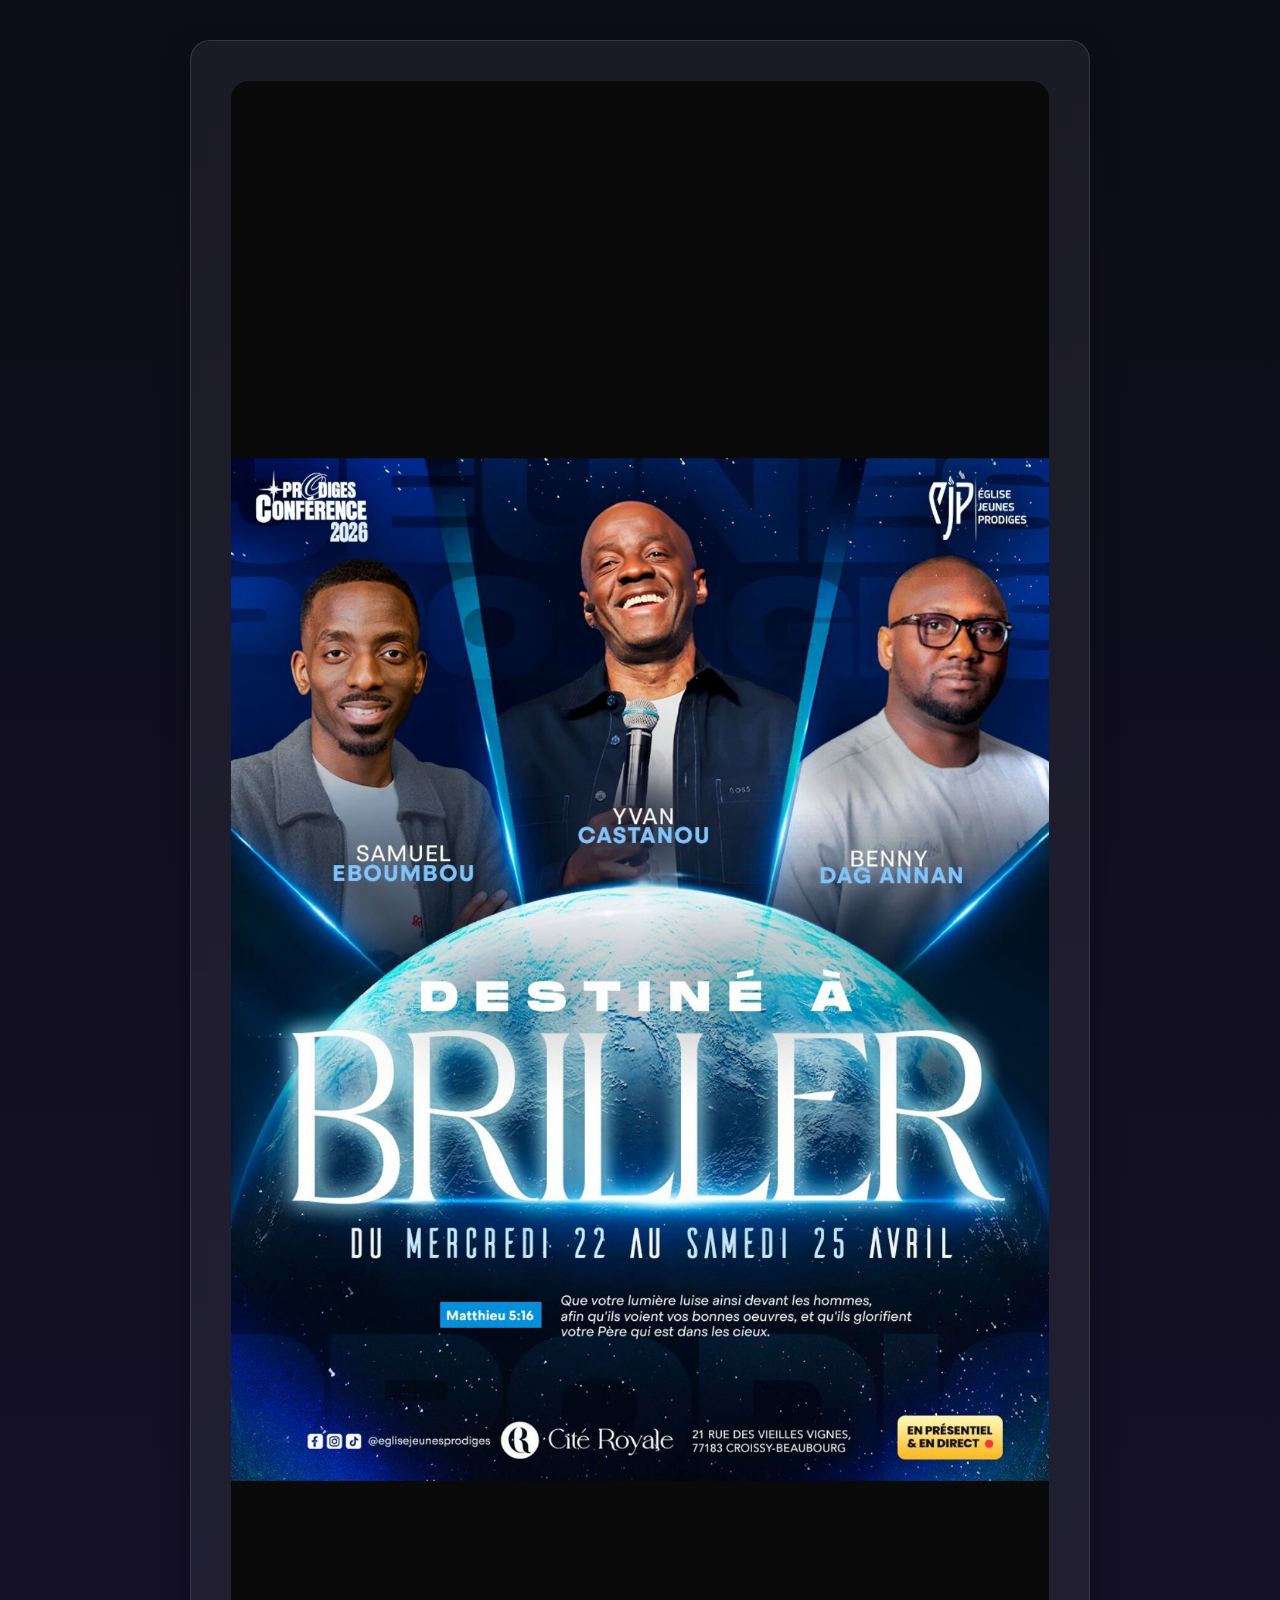
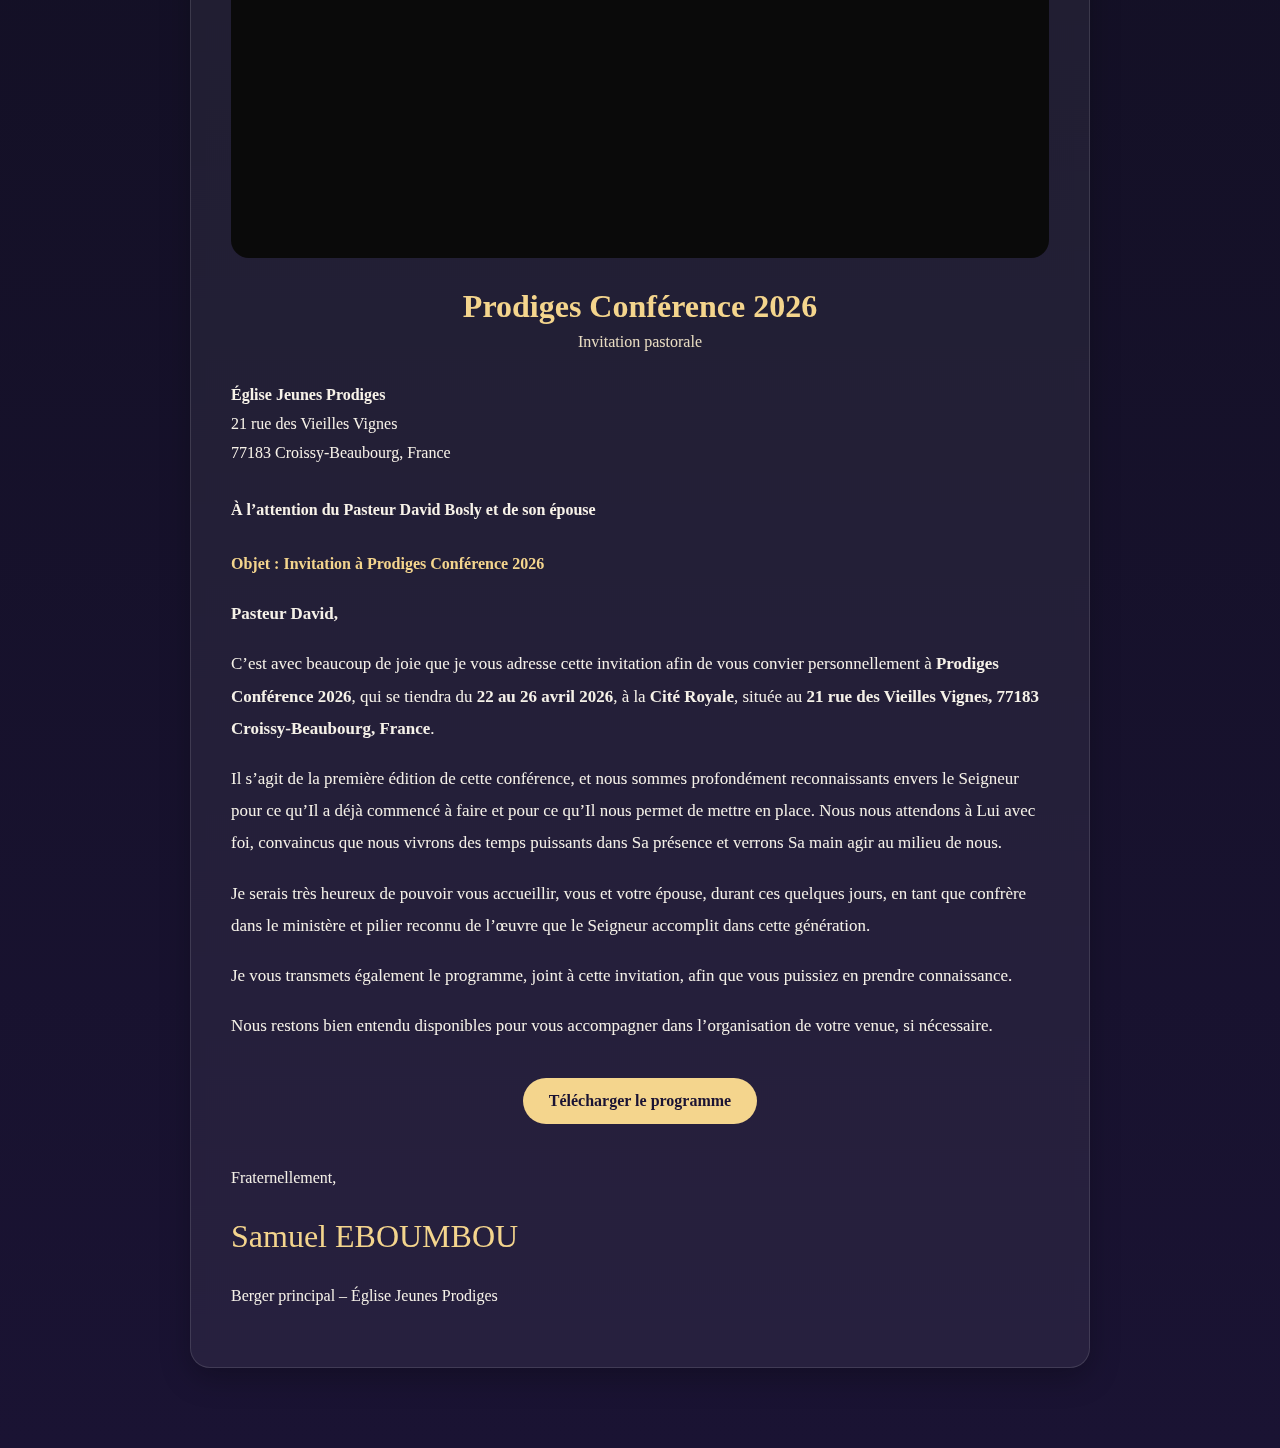
<file: david-bosly.html>
<!DOCTYPE html>
<html lang="fr">
<head>
  <meta charset="UTF-8" />
  <meta name="viewport" content="width=device-width, initial-scale=1.0" />
  <title>Invitation – Prodiges Conférence 2026</title>
  <style>
    body {
      margin: 0;
      font-family: Georgia, "Times New Roman", serif;
      background: linear-gradient(180deg, #0d0d18, #1a1333);
      color: #f5f1e8;
    }

    .container {
      max-width: 900px;
      margin: 0 auto;
      padding: 40px 20px 80px;
    }

    .card {
      background: rgba(255, 255, 255, 0.06);
      border: 1px solid rgba(255,255,255,0.12);
      border-radius: 20px;
      padding: 40px;
      box-shadow: 0 10px 30px rgba(0,0,0,0.25);
      backdrop-filter: blur(6px);
    }

    .poster {
      width: 100%;
      border-radius: 18px;
      margin-bottom: 30px;
      display: block;
      object-fit: cover;
    }

    h1 {
      font-size: 2rem;
      margin-bottom: 8px;
      color: #f4d58d;
      text-align: center;
    }

    .subtitle {
      text-align: center;
      font-size: 1rem;
      margin-bottom: 30px;
      color: #e8dcc2;
    }

    .letter-head {
      line-height: 1.8;
      margin-bottom: 30px;
      color: #f7f2e8;
    }

    .object {
      margin: 25px 0;
      font-weight: bold;
      color: #f4d58d;
    }

    .content p {
      line-height: 1.9;
      margin-bottom: 18px;
      font-size: 1.06rem;
    }

    .signature {
      margin-top: 40px;
      line-height: 1.8;
    }

    .btn-wrap {
      text-align: center;
      margin: 35px 0 10px;
    }

    .btn {
      display: inline-block;
      background: #f4d58d;
      color: #1a1333;
      text-decoration: none;
      padding: 14px 26px;
      border-radius: 999px;
      font-weight: bold;
      transition: 0.25s ease;
    }

    .btn:hover {
      transform: translateY(-2px);
      box-shadow: 0 8px 20px rgba(244, 213, 141, 0.25);
    }

    .signature-name {
      font-family: "Brush Script MT", cursive;
      font-size: 2rem;
      color: #f4d58d;
      margin-top: 10px;
    }

    @media (max-width: 700px) {
      .card {
        padding: 24px;
      }

      h1 {
        font-size: 1.6rem;
      }

      .content p {
        font-size: 1rem;
      }

      .signature-name {
        font-size: 1.7rem;
      }
    }
  </style>
</head>
<body>
  <div class="container">
    <div class="card">

      <!-- AFFICHE -->
      <img src="affiche-prodiges.jpg" alt="Affiche Prodiges Conférence 2026" class="poster" />

      <h1>Prodiges Conférence 2026</h1>
      <div class="subtitle">Invitation pastorale</div>

      <div class="letter-head">
        <strong>Église Jeunes Prodiges</strong><br />
        21 rue des Vieilles Vignes<br />
        77183 Croissy-Beaubourg, France<br /><br />

        <strong>À l’attention du Pasteur David Bosly et de son épouse</strong>
      </div>

      <div class="object">Objet : Invitation à Prodiges Conférence 2026</div>

      <div class="content">
        <p><strong>Pasteur David,</strong></p>

        <p>
          C’est avec beaucoup de joie que je vous adresse cette invitation afin de vous convier
          personnellement à <strong>Prodiges Conférence 2026</strong>, qui se tiendra du
          <strong>22 au 26 avril 2026</strong>, à la <strong>Cité Royale</strong>, située au
          <strong>21 rue des Vieilles Vignes, 77183 Croissy-Beaubourg, France</strong>.
        </p>

        <p>
          Il s’agit de la première édition de cette conférence, et nous sommes profondément reconnaissants
          envers le Seigneur pour ce qu’Il a déjà commencé à faire et pour ce qu’Il nous permet de mettre
          en place. Nous nous attendons à Lui avec foi, convaincus que nous vivrons des temps puissants
          dans Sa présence et verrons Sa main agir au milieu de nous.
        </p>

        <p>
          Je serais très heureux de pouvoir vous accueillir, vous et votre épouse, durant ces quelques jours,
          en tant que confrère dans le ministère et pilier reconnu de l’œuvre que le Seigneur accomplit
          dans cette génération.
        </p>

        <p>
          Je vous transmets également le programme, joint à cette invitation, afin que vous puissiez en
          prendre connaissance.
        </p>

        <p>
          Nous restons bien entendu disponibles pour vous accompagner dans l’organisation de votre venue,
          si nécessaire.
        </p>
      </div>

      <div class="btn-wrap">
        <a href="programme-prodiges.pdf" class="btn" download>Télécharger le programme</a>
      </div>

      <div class="signature">
        <p>Fraternellement,</p>
        <div class="signature-name">Samuel EBOUMBOU</div>
        <p>Berger principal – Église Jeunes Prodiges</p>
      </div>

    </div>
  </div>
</body>
</html>
</file>
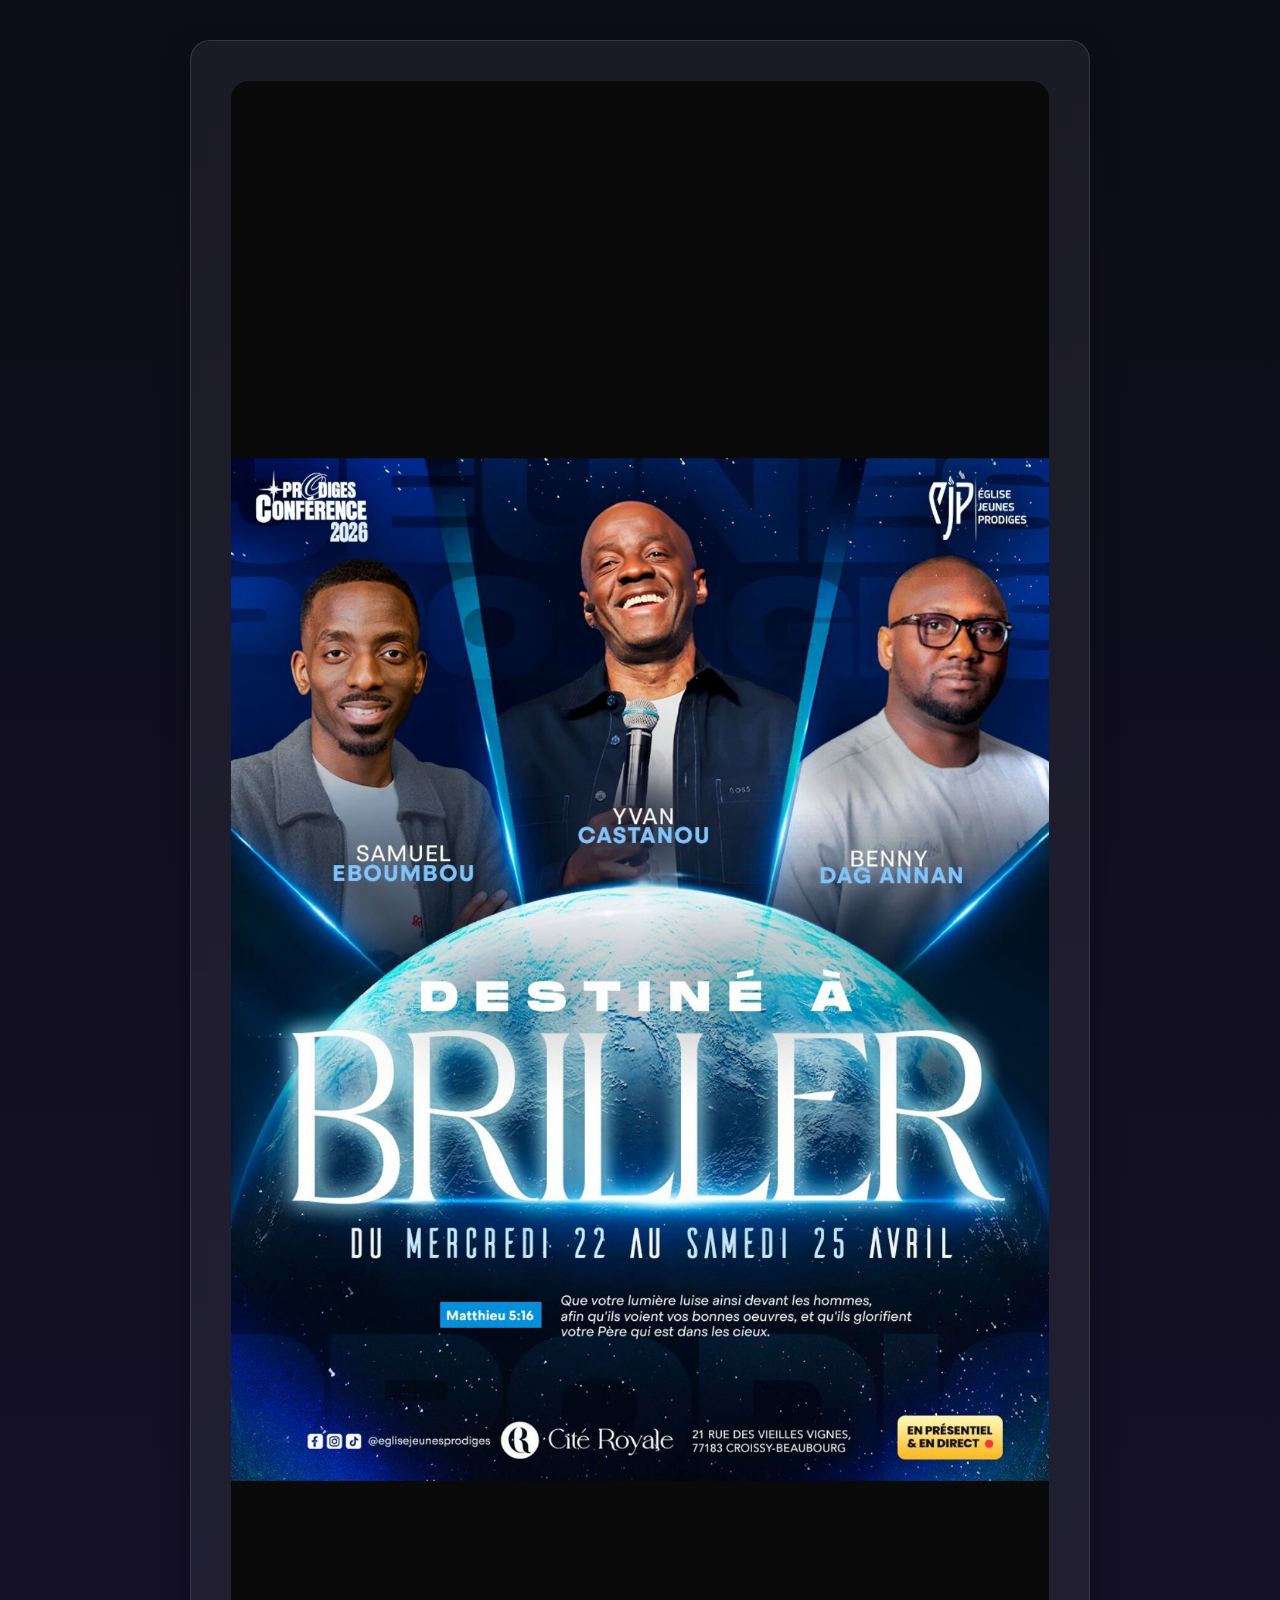
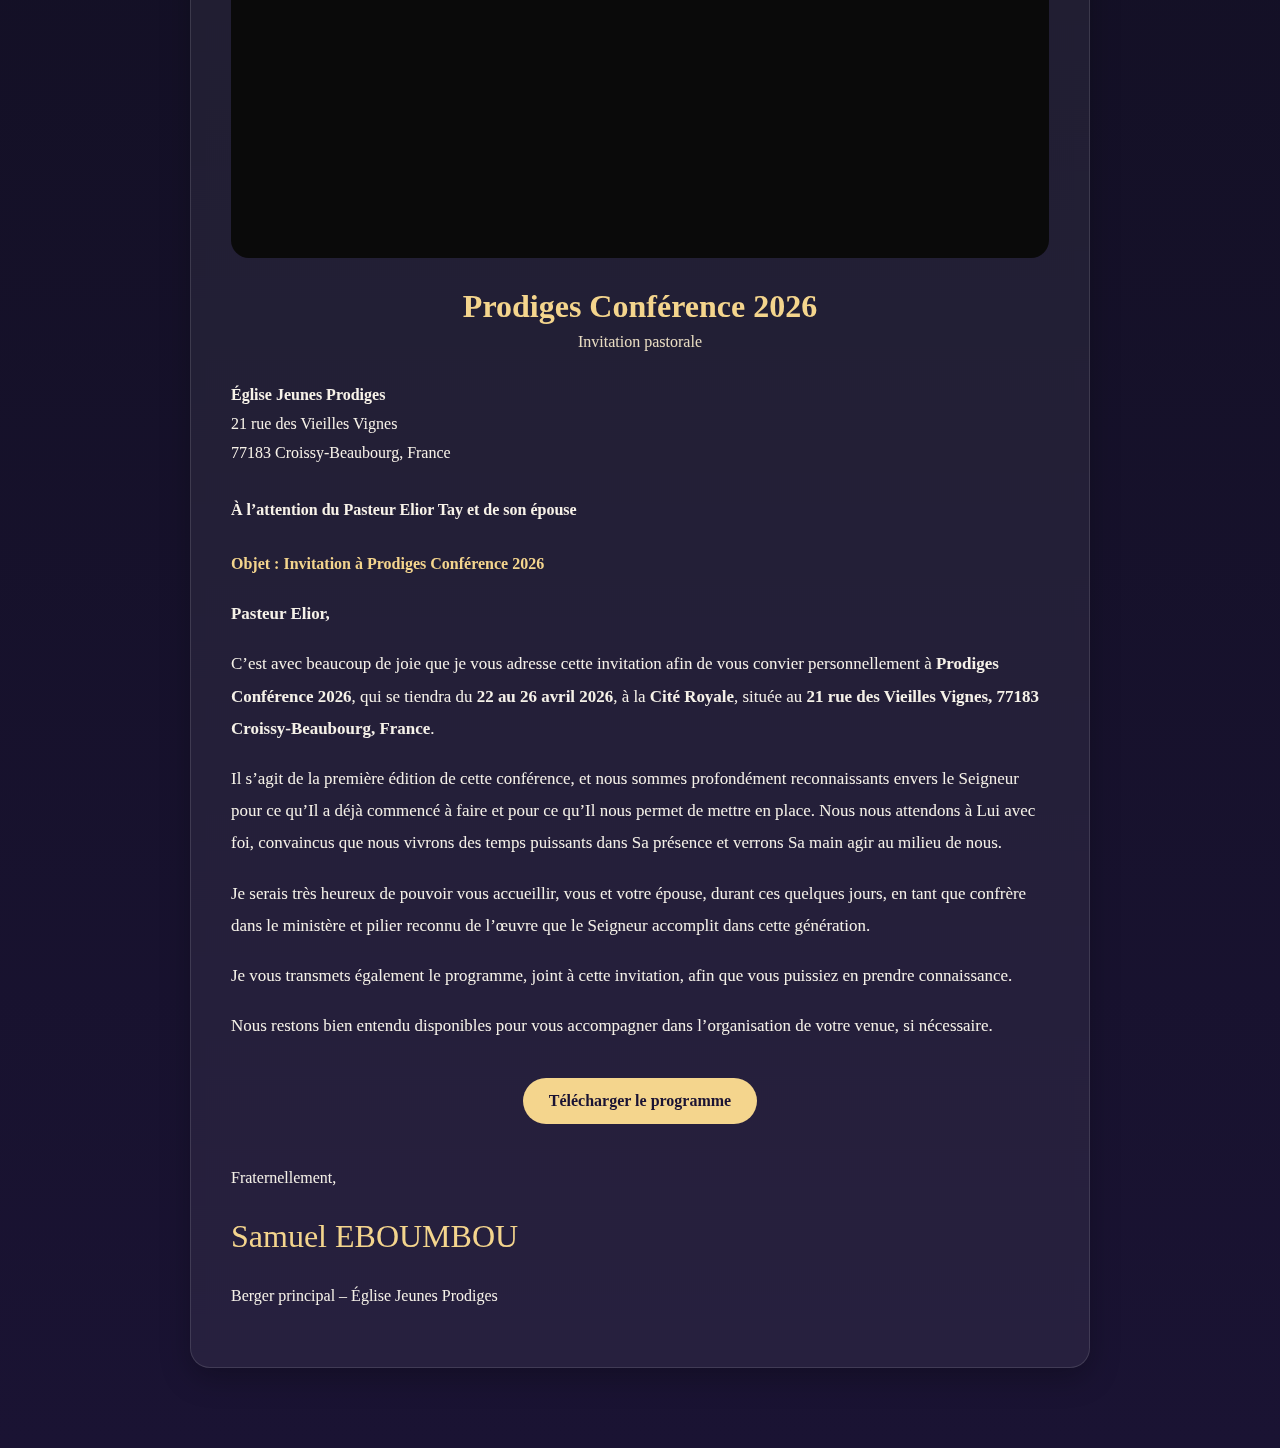
<file: elior-tay.html>
<!DOCTYPE html>
<html lang="fr">
<head>
  <meta charset="UTF-8" />
  <meta name="viewport" content="width=device-width, initial-scale=1.0" />
  <title>Invitation – Prodiges Conférence 2026</title>
  <style>
    body {
      margin: 0;
      font-family: Georgia, "Times New Roman", serif;
      background: linear-gradient(180deg, #0d0d18, #1a1333);
      color: #f5f1e8;
    }

    .container {
      max-width: 900px;
      margin: 0 auto;
      padding: 40px 20px 80px;
    }

    .card {
      background: rgba(255, 255, 255, 0.06);
      border: 1px solid rgba(255,255,255,0.12);
      border-radius: 20px;
      padding: 40px;
      box-shadow: 0 10px 30px rgba(0,0,0,0.25);
      backdrop-filter: blur(6px);
    }

    .poster {
      width: 100%;
      border-radius: 18px;
      margin-bottom: 30px;
      display: block;
      object-fit: cover;
    }

    h1 {
      font-size: 2rem;
      margin-bottom: 8px;
      color: #f4d58d;
      text-align: center;
    }

    .subtitle {
      text-align: center;
      font-size: 1rem;
      margin-bottom: 30px;
      color: #e8dcc2;
    }

    .letter-head {
      line-height: 1.8;
      margin-bottom: 30px;
      color: #f7f2e8;
    }

    .object {
      margin: 25px 0;
      font-weight: bold;
      color: #f4d58d;
    }

    .content p {
      line-height: 1.9;
      margin-bottom: 18px;
      font-size: 1.06rem;
    }

    .signature {
      margin-top: 40px;
      line-height: 1.8;
    }

    .btn-wrap {
      text-align: center;
      margin: 35px 0 10px;
    }

    .btn {
      display: inline-block;
      background: #f4d58d;
      color: #1a1333;
      text-decoration: none;
      padding: 14px 26px;
      border-radius: 999px;
      font-weight: bold;
      transition: 0.25s ease;
    }

    .btn:hover {
      transform: translateY(-2px);
      box-shadow: 0 8px 20px rgba(244, 213, 141, 0.25);
    }

    .signature-name {
      font-family: "Brush Script MT", cursive;
      font-size: 2rem;
      color: #f4d58d;
      margin-top: 10px;
    }

    @media (max-width: 700px) {
      .card {
        padding: 24px;
      }

      h1 {
        font-size: 1.6rem;
      }

      .content p {
        font-size: 1rem;
      }

      .signature-name {
        font-size: 1.7rem;
      }
    }
  </style>
</head>
<body>
  <div class="container">
    <div class="card">

      <!-- AFFICHE -->
      <img src="affiche-prodiges.jpg" alt="Affiche Prodiges Conférence 2026" class="poster" />

      <h1>Prodiges Conférence 2026</h1>
      <div class="subtitle">Invitation pastorale</div>

      <div class="letter-head">
        <strong>Église Jeunes Prodiges</strong><br />
        21 rue des Vieilles Vignes<br />
        77183 Croissy-Beaubourg, France<br /><br />

        <strong>À l’attention du Pasteur Elior Tay et de son épouse</strong>
      </div>

      <div class="object">Objet : Invitation à Prodiges Conférence 2026</div>

      <div class="content">
        <p><strong>Pasteur Elior,</strong></p>

        <p>
          C’est avec beaucoup de joie que je vous adresse cette invitation afin de vous convier
          personnellement à <strong>Prodiges Conférence 2026</strong>, qui se tiendra du
          <strong>22 au 26 avril 2026</strong>, à la <strong>Cité Royale</strong>, située au
          <strong>21 rue des Vieilles Vignes, 77183 Croissy-Beaubourg, France</strong>.
        </p>

        <p>
          Il s’agit de la première édition de cette conférence, et nous sommes profondément reconnaissants
          envers le Seigneur pour ce qu’Il a déjà commencé à faire et pour ce qu’Il nous permet de mettre
          en place. Nous nous attendons à Lui avec foi, convaincus que nous vivrons des temps puissants
          dans Sa présence et verrons Sa main agir au milieu de nous.
        </p>

        <p>
          Je serais très heureux de pouvoir vous accueillir, vous et votre épouse, durant ces quelques jours,
          en tant que confrère dans le ministère et pilier reconnu de l’œuvre que le Seigneur accomplit
          dans cette génération.
        </p>

        <p>
          Je vous transmets également le programme, joint à cette invitation, afin que vous puissiez en
          prendre connaissance.
        </p>

        <p>
          Nous restons bien entendu disponibles pour vous accompagner dans l’organisation de votre venue,
          si nécessaire.
        </p>
      </div>

      <div class="btn-wrap">
        <a href="programme-prodiges.pdf" class="btn" download>Télécharger le programme</a>
      </div>

      <div class="signature">
        <p>Fraternellement,</p>
        <div class="signature-name">Samuel EBOUMBOU</div>
        <p>Berger principal – Église Jeunes Prodiges</p>
      </div>

    </div>
  </div>
</body>
</html>
</file>
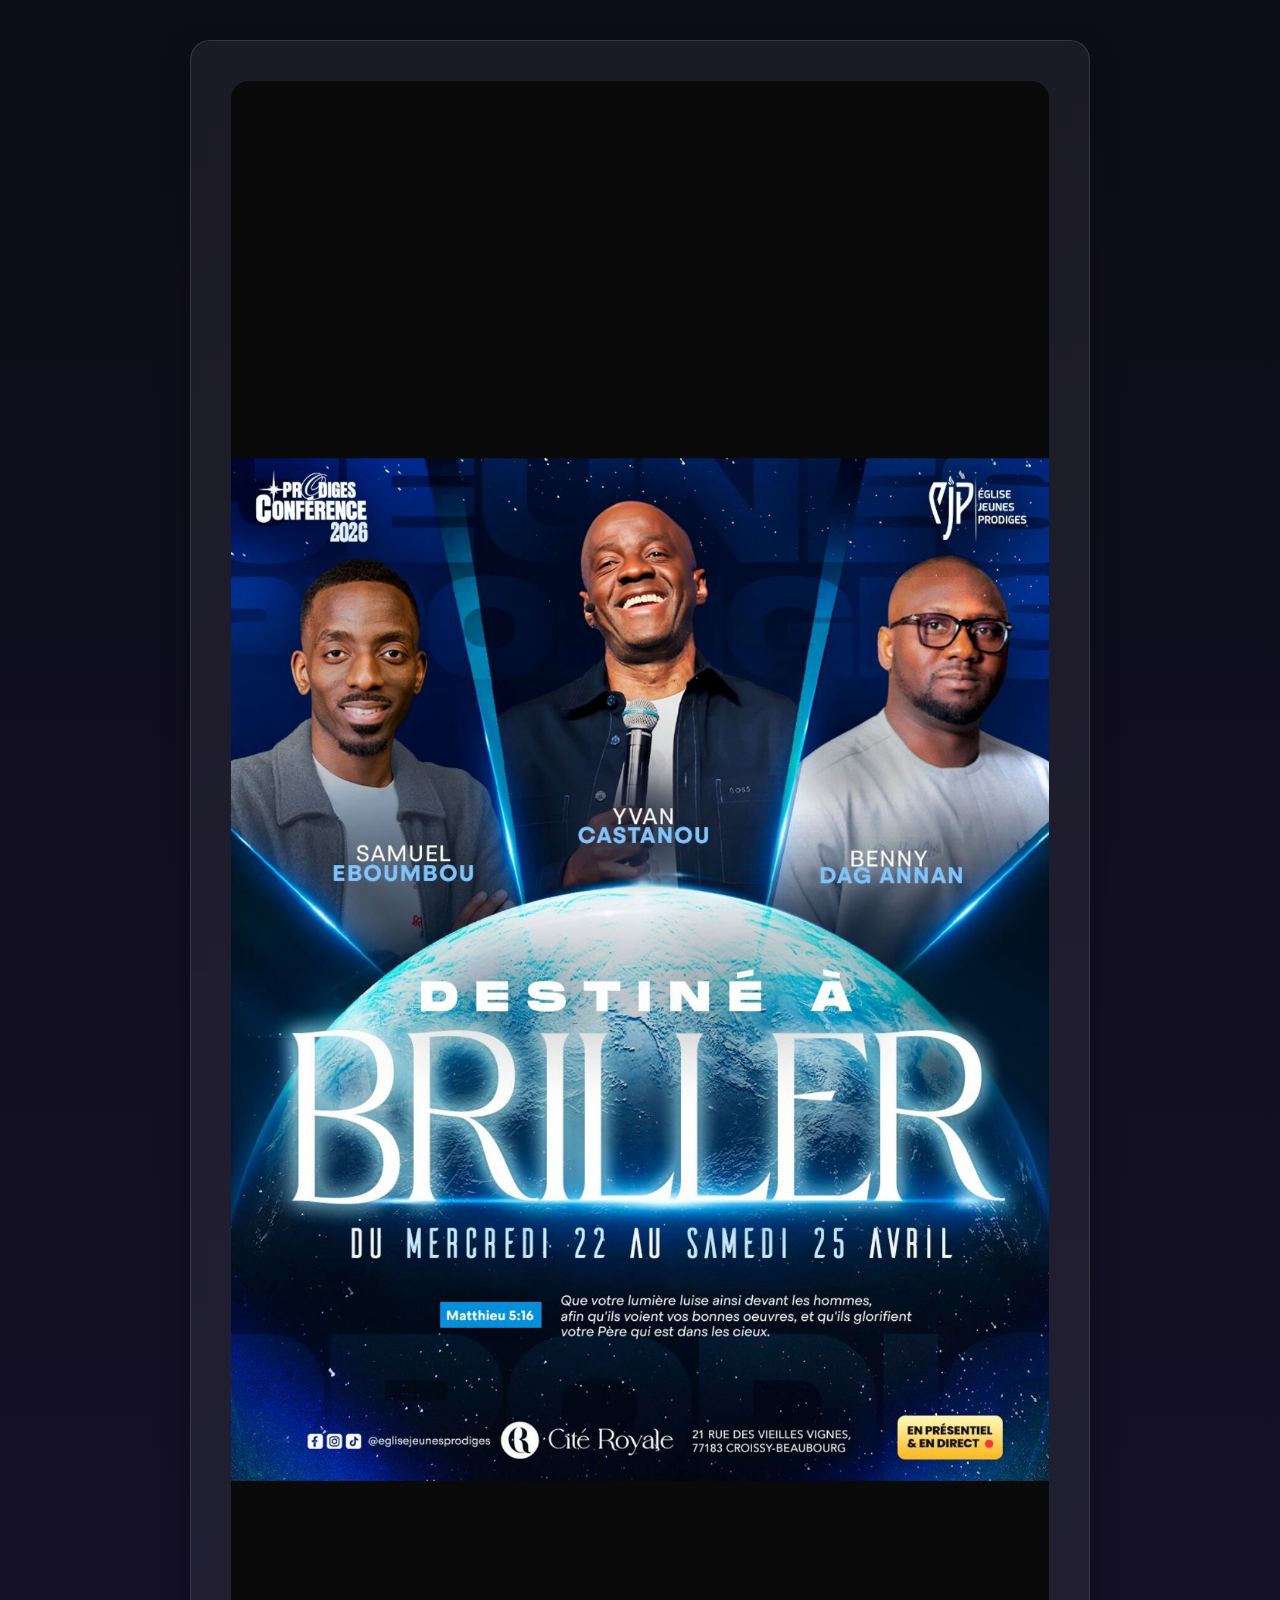
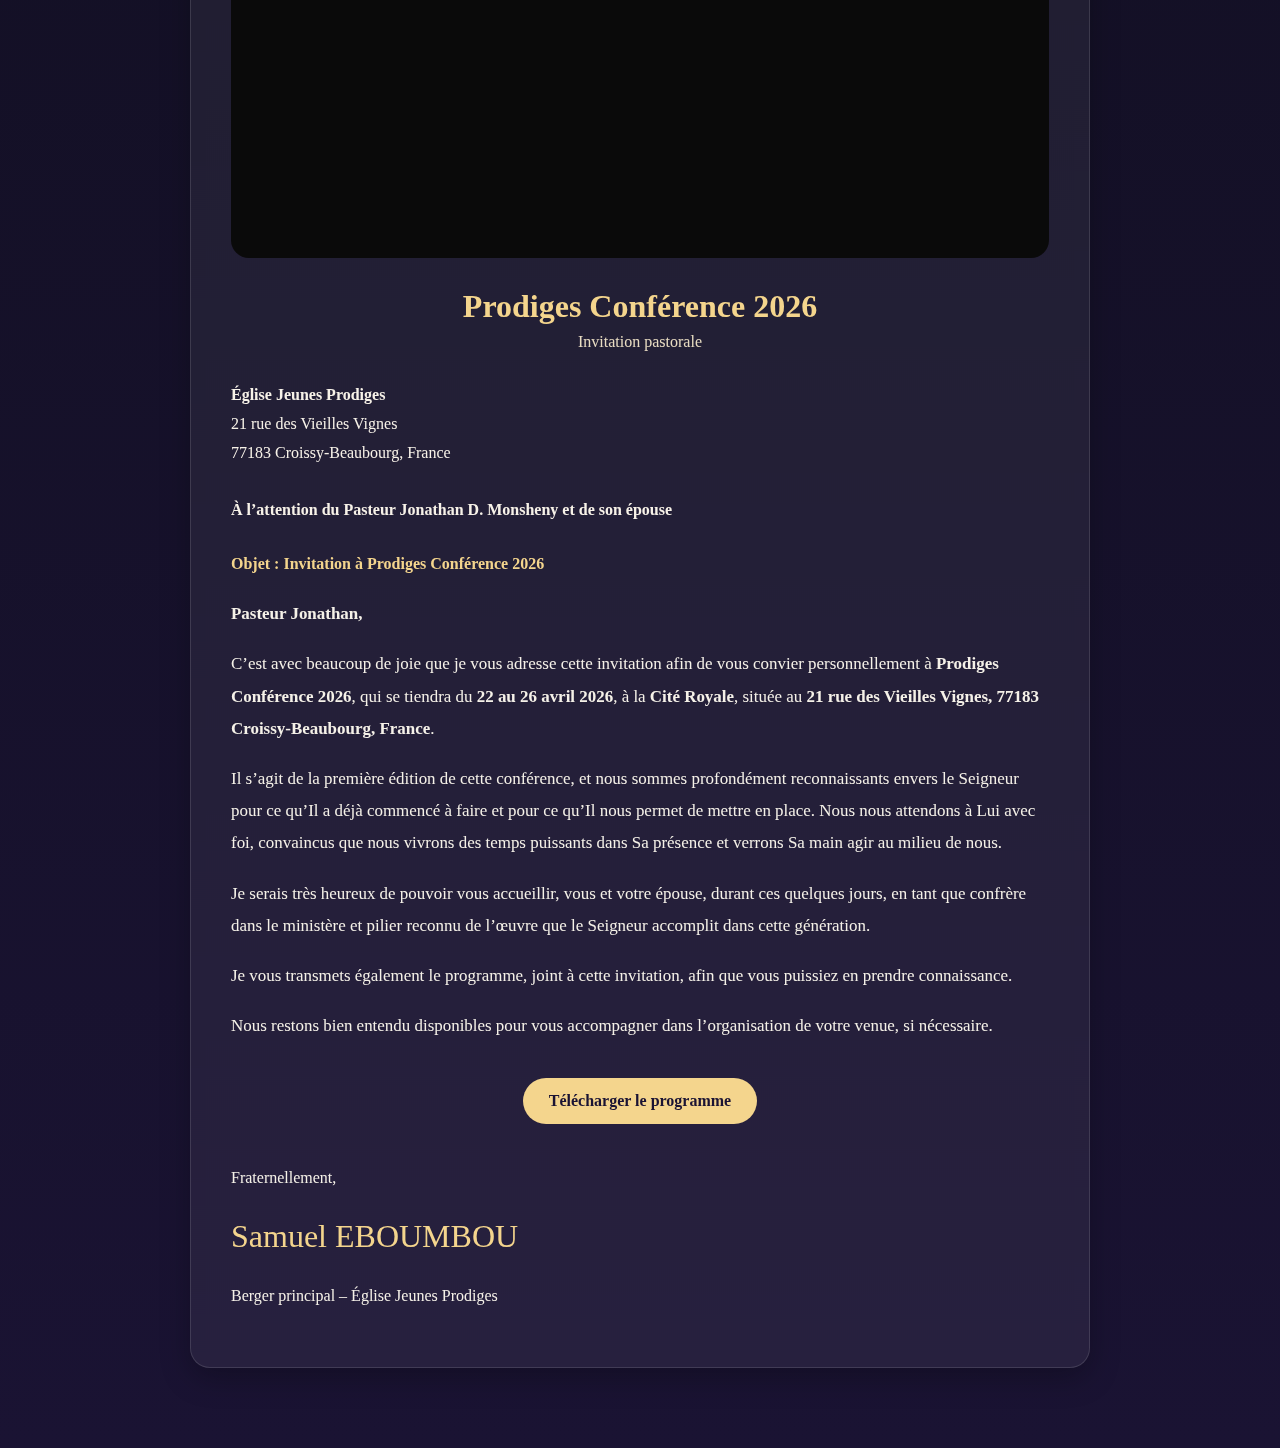
<file: jonathan-monsheny.html>
<!DOCTYPE html>
<html lang="fr">
<head>
  <meta charset="UTF-8" />
  <meta name="viewport" content="width=device-width, initial-scale=1.0" />
  <title>Invitation – Prodiges Conférence 2026</title>
  <style>
    body {
      margin: 0;
      font-family: Georgia, "Times New Roman", serif;
      background: linear-gradient(180deg, #0d0d18, #1a1333);
      color: #f5f1e8;
    }

    .container {
      max-width: 900px;
      margin: 0 auto;
      padding: 40px 20px 80px;
    }

    .card {
      background: rgba(255, 255, 255, 0.06);
      border: 1px solid rgba(255,255,255,0.12);
      border-radius: 20px;
      padding: 40px;
      box-shadow: 0 10px 30px rgba(0,0,0,0.25);
      backdrop-filter: blur(6px);
    }

    .poster {
      width: 100%;
      border-radius: 18px;
      margin-bottom: 30px;
      display: block;
      object-fit: cover;
    }

    h1 {
      font-size: 2rem;
      margin-bottom: 8px;
      color: #f4d58d;
      text-align: center;
    }

    .subtitle {
      text-align: center;
      font-size: 1rem;
      margin-bottom: 30px;
      color: #e8dcc2;
    }

    .letter-head {
      line-height: 1.8;
      margin-bottom: 30px;
      color: #f7f2e8;
    }

    .object {
      margin: 25px 0;
      font-weight: bold;
      color: #f4d58d;
    }

    .content p {
      line-height: 1.9;
      margin-bottom: 18px;
      font-size: 1.06rem;
    }

    .signature {
      margin-top: 40px;
      line-height: 1.8;
    }

    .btn-wrap {
      text-align: center;
      margin: 35px 0 10px;
    }

    .btn {
      display: inline-block;
      background: #f4d58d;
      color: #1a1333;
      text-decoration: none;
      padding: 14px 26px;
      border-radius: 999px;
      font-weight: bold;
      transition: 0.25s ease;
    }

    .btn:hover {
      transform: translateY(-2px);
      box-shadow: 0 8px 20px rgba(244, 213, 141, 0.25);
    }

    .signature-name {
      font-family: "Brush Script MT", cursive;
      font-size: 2rem;
      color: #f4d58d;
      margin-top: 10px;
    }

    @media (max-width: 700px) {
      .card {
        padding: 24px;
      }

      h1 {
        font-size: 1.6rem;
      }

      .content p {
        font-size: 1rem;
      }

      .signature-name {
        font-size: 1.7rem;
      }
    }
  </style>
</head>
<body>
  <div class="container">
    <div class="card">

      <!-- AFFICHE -->
      <img src="affiche-prodiges.jpg" alt="Affiche Prodiges Conférence 2026" class="poster" />

      <h1>Prodiges Conférence 2026</h1>
      <div class="subtitle">Invitation pastorale</div>

      <div class="letter-head">
        <strong>Église Jeunes Prodiges</strong><br />
        21 rue des Vieilles Vignes<br />
        77183 Croissy-Beaubourg, France<br /><br />

        <strong>À l’attention du Pasteur Jonathan D. Monsheny et de son épouse</strong>
      </div>

      <div class="object">Objet : Invitation à Prodiges Conférence 2026</div>

      <div class="content">
        <p><strong>Pasteur Jonathan,</strong></p>

        <p>
          C’est avec beaucoup de joie que je vous adresse cette invitation afin de vous convier
          personnellement à <strong>Prodiges Conférence 2026</strong>, qui se tiendra du
          <strong>22 au 26 avril 2026</strong>, à la <strong>Cité Royale</strong>, située au
          <strong>21 rue des Vieilles Vignes, 77183 Croissy-Beaubourg, France</strong>.
        </p>

        <p>
          Il s’agit de la première édition de cette conférence, et nous sommes profondément reconnaissants
          envers le Seigneur pour ce qu’Il a déjà commencé à faire et pour ce qu’Il nous permet de mettre
          en place. Nous nous attendons à Lui avec foi, convaincus que nous vivrons des temps puissants
          dans Sa présence et verrons Sa main agir au milieu de nous.
        </p>

        <p>
          Je serais très heureux de pouvoir vous accueillir, vous et votre épouse, durant ces quelques jours,
          en tant que confrère dans le ministère et pilier reconnu de l’œuvre que le Seigneur accomplit
          dans cette génération.
        </p>

        <p>
          Je vous transmets également le programme, joint à cette invitation, afin que vous puissiez en
          prendre connaissance.
        </p>

        <p>
          Nous restons bien entendu disponibles pour vous accompagner dans l’organisation de votre venue,
          si nécessaire.
        </p>
      </div>

      <div class="btn-wrap">
        <a href="programme-prodiges.pdf" class="btn" download>Télécharger le programme</a>
      </div>

      <div class="signature">
        <p>Fraternellement,</p>
        <div class="signature-name">Samuel EBOUMBOU</div>
        <p>Berger principal – Église Jeunes Prodiges</p>
      </div>

    </div>
  </div>
</body>
</html>
</file>
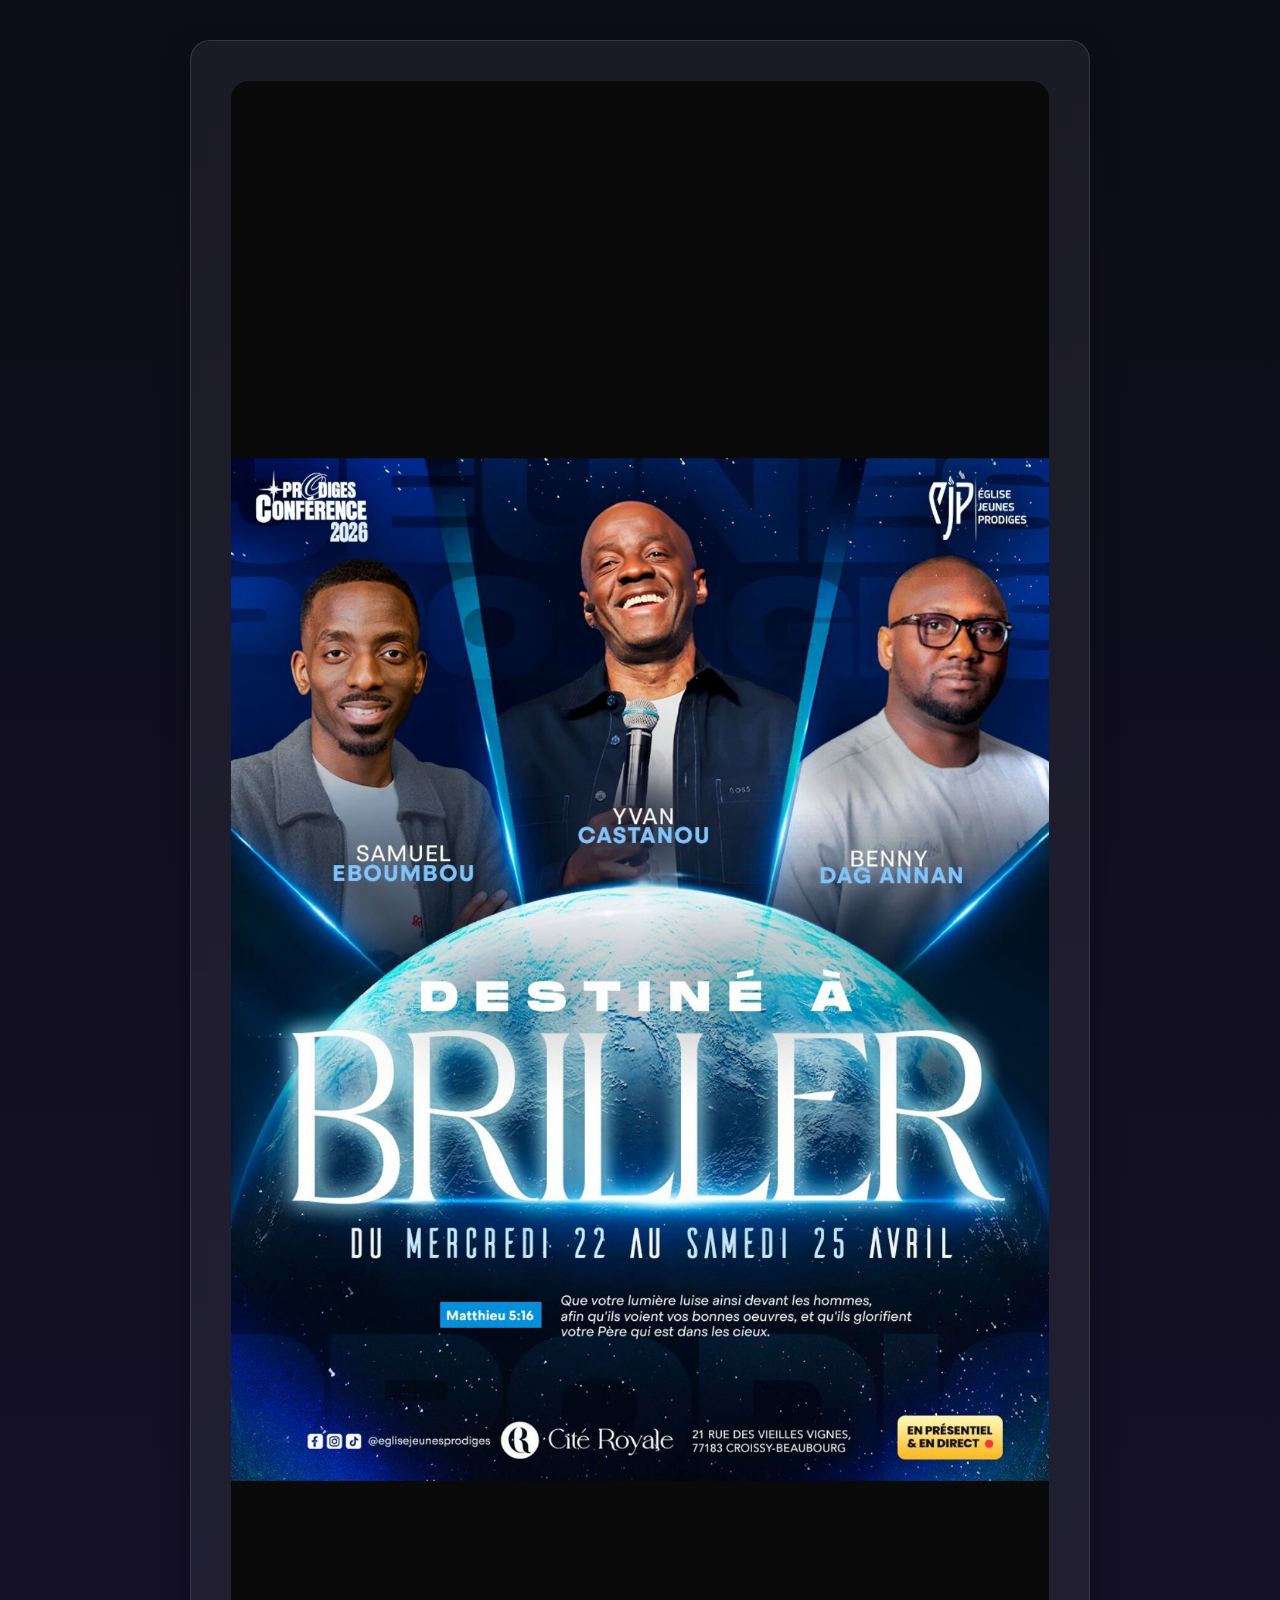
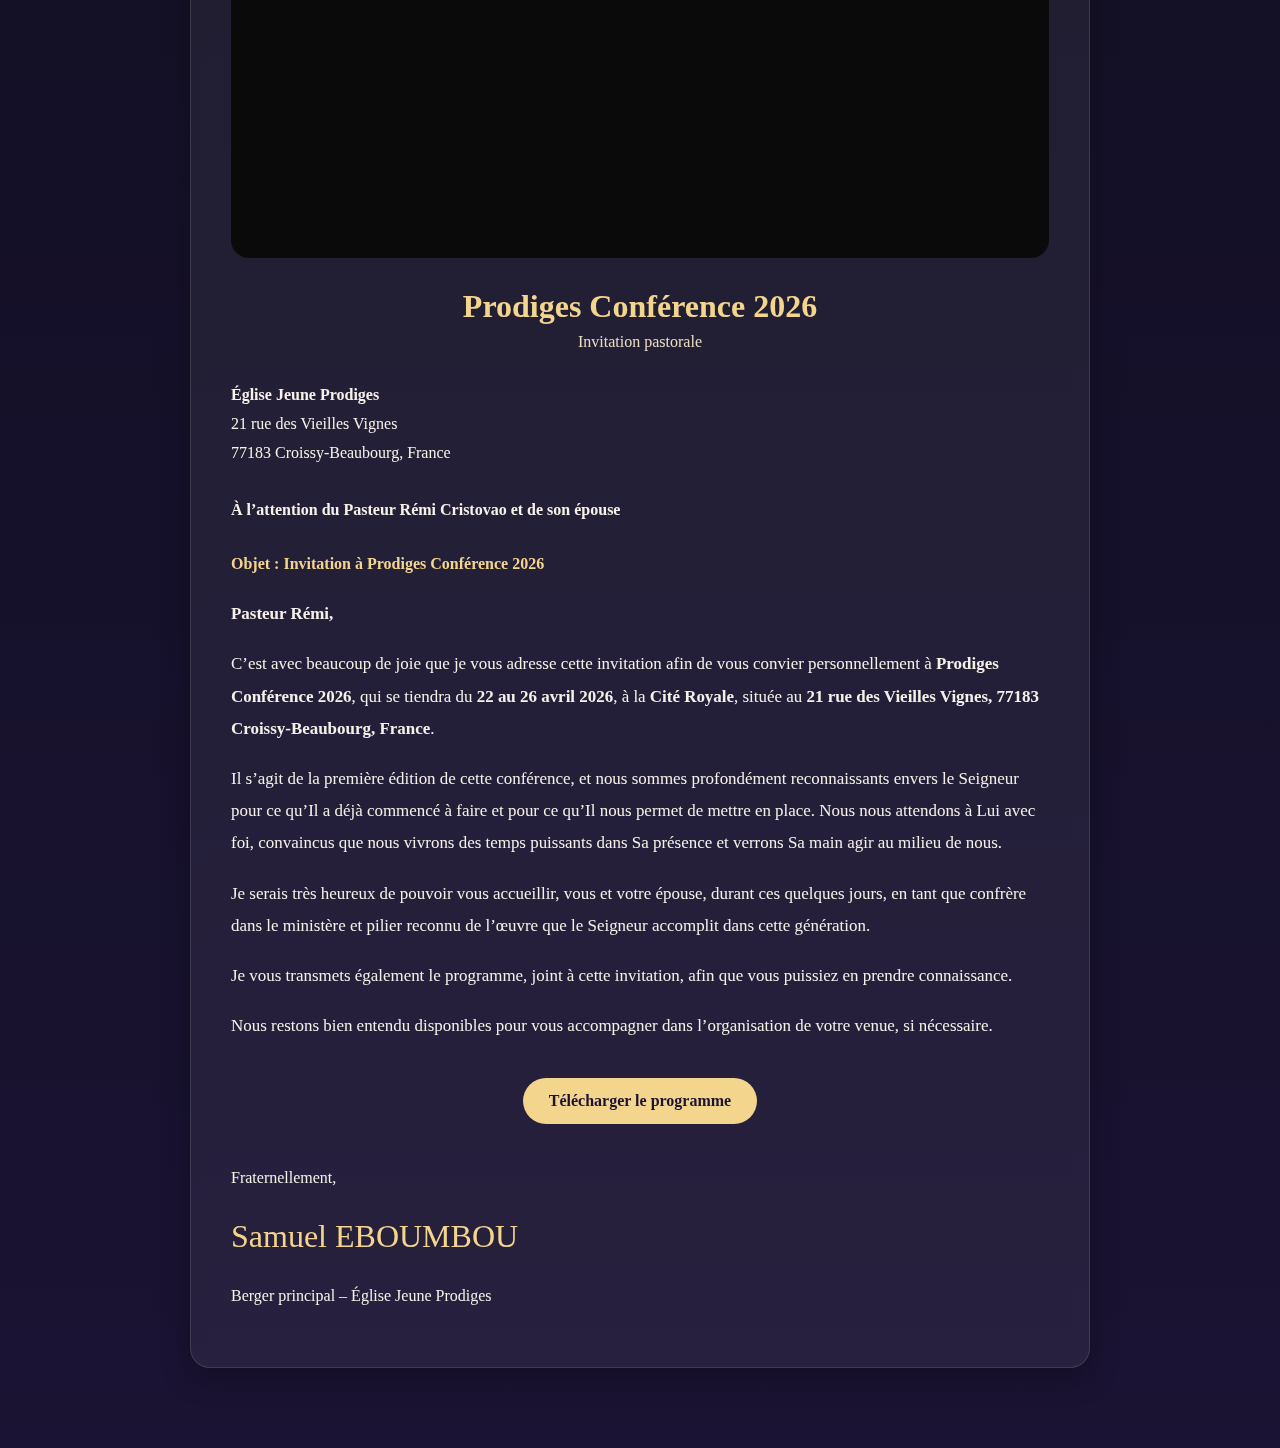
<file: remi-cristovao.html>
<!DOCTYPE html>
<html lang="fr">
<head>
  <meta charset="UTF-8" />
  <meta name="viewport" content="width=device-width, initial-scale=1.0" />
  <title>Invitation – Prodiges Conférence 2026</title>
  <style>
    body {
      margin: 0;
      font-family: Georgia, "Times New Roman", serif;
      background: linear-gradient(180deg, #0d0d18, #1a1333);
      color: #f5f1e8;
    }

    .container {
      max-width: 900px;
      margin: 0 auto;
      padding: 40px 20px 80px;
    }

    .card {
      background: rgba(255, 255, 255, 0.06);
      border: 1px solid rgba(255,255,255,0.12);
      border-radius: 20px;
      padding: 40px;
      box-shadow: 0 10px 30px rgba(0,0,0,0.25);
      backdrop-filter: blur(6px);
    }

    .poster {
      width: 100%;
      border-radius: 18px;
      margin-bottom: 30px;
      display: block;
      object-fit: cover;
    }

    h1 {
      font-size: 2rem;
      margin-bottom: 8px;
      color: #f4d58d;
      text-align: center;
    }

    .subtitle {
      text-align: center;
      font-size: 1rem;
      margin-bottom: 30px;
      color: #e8dcc2;
    }

    .letter-head {
      line-height: 1.8;
      margin-bottom: 30px;
      color: #f7f2e8;
    }

    .object {
      margin: 25px 0;
      font-weight: bold;
      color: #f4d58d;
    }

    .content p {
      line-height: 1.9;
      margin-bottom: 18px;
      font-size: 1.06rem;
    }

    .signature {
      margin-top: 40px;
      line-height: 1.8;
    }

    .btn-wrap {
      text-align: center;
      margin: 35px 0 10px;
    }

    .btn {
      display: inline-block;
      background: #f4d58d;
      color: #1a1333;
      text-decoration: none;
      padding: 14px 26px;
      border-radius: 999px;
      font-weight: bold;
      transition: 0.25s ease;
    }

    .btn:hover {
      transform: translateY(-2px);
      box-shadow: 0 8px 20px rgba(244, 213, 141, 0.25);
    }

    .signature-name {
      font-family: "Brush Script MT", cursive;
      font-size: 2rem;
      color: #f4d58d;
      margin-top: 10px;
    }

    @media (max-width: 700px) {
      .card {
        padding: 24px;
      }

      h1 {
        font-size: 1.6rem;
      }

      .content p {
        font-size: 1rem;
      }

      .signature-name {
        font-size: 1.7rem;
      }
    }
  </style>
</head>
<body>
  <div class="container">
    <div class="card">

      <!-- AFFICHE -->
      <img src="affiche-prodiges.jpg" alt="Affiche Prodiges Conférence 2026" class="poster" />

      <h1>Prodiges Conférence 2026</h1>
      <div class="subtitle">Invitation pastorale</div>

      <div class="letter-head">
        <strong>Église Jeune Prodiges</strong><br />
        21 rue des Vieilles Vignes<br />
        77183 Croissy-Beaubourg, France<br /><br />

        <strong>À l’attention du Pasteur Rémi Cristovao et de son épouse</strong>
      </div>

      <div class="object">Objet : Invitation à Prodiges Conférence 2026</div>

      <div class="content">
        <p><strong>Pasteur Rémi,</strong></p>

        <p>
          C’est avec beaucoup de joie que je vous adresse cette invitation afin de vous convier
          personnellement à <strong>Prodiges Conférence 2026</strong>, qui se tiendra du
          <strong>22 au 26 avril 2026</strong>, à la <strong>Cité Royale</strong>, située au
          <strong>21 rue des Vieilles Vignes, 77183 Croissy-Beaubourg, France</strong>.
        </p>

        <p>
          Il s’agit de la première édition de cette conférence, et nous sommes profondément reconnaissants
          envers le Seigneur pour ce qu’Il a déjà commencé à faire et pour ce qu’Il nous permet de mettre
          en place. Nous nous attendons à Lui avec foi, convaincus que nous vivrons des temps puissants
          dans Sa présence et verrons Sa main agir au milieu de nous.
        </p>

        <p>
          Je serais très heureux de pouvoir vous accueillir, vous et votre épouse, durant ces quelques jours,
          en tant que confrère dans le ministère et pilier reconnu de l’œuvre que le Seigneur accomplit
          dans cette génération.
        </p>

        <p>
          Je vous transmets également le programme, joint à cette invitation, afin que vous puissiez en
          prendre connaissance.
        </p>

        <p>
          Nous restons bien entendu disponibles pour vous accompagner dans l’organisation de votre venue,
          si nécessaire.
        </p>
      </div>

      <div class="btn-wrap">
        <a href="programme-prodiges.pdf" class="btn" download>Télécharger le programme</a>
      </div>

      <div class="signature">
        <p>Fraternellement,</p>
        <div class="signature-name">Samuel EBOUMBOU</div>
        <p>Berger principal – Église Jeune Prodiges</p>
      </div>

    </div>
  </div>
</body>
</html>
</file>
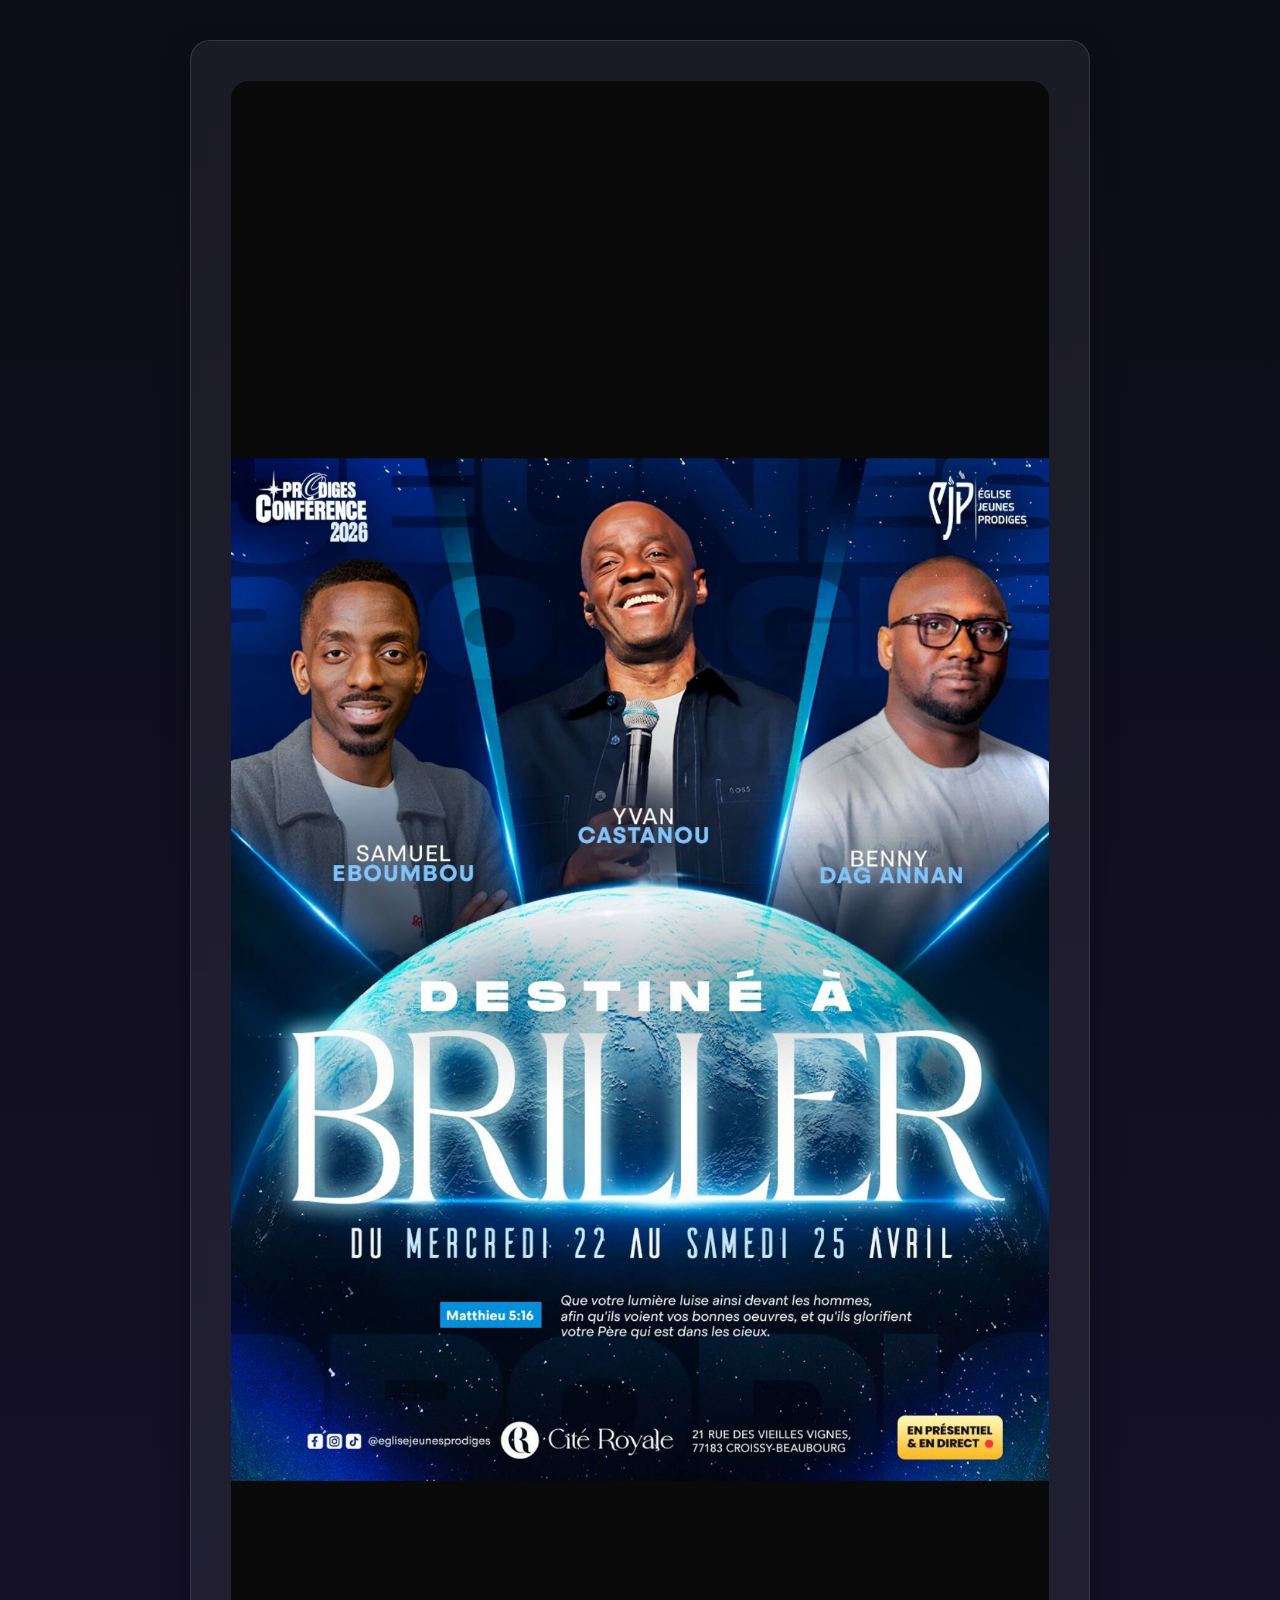
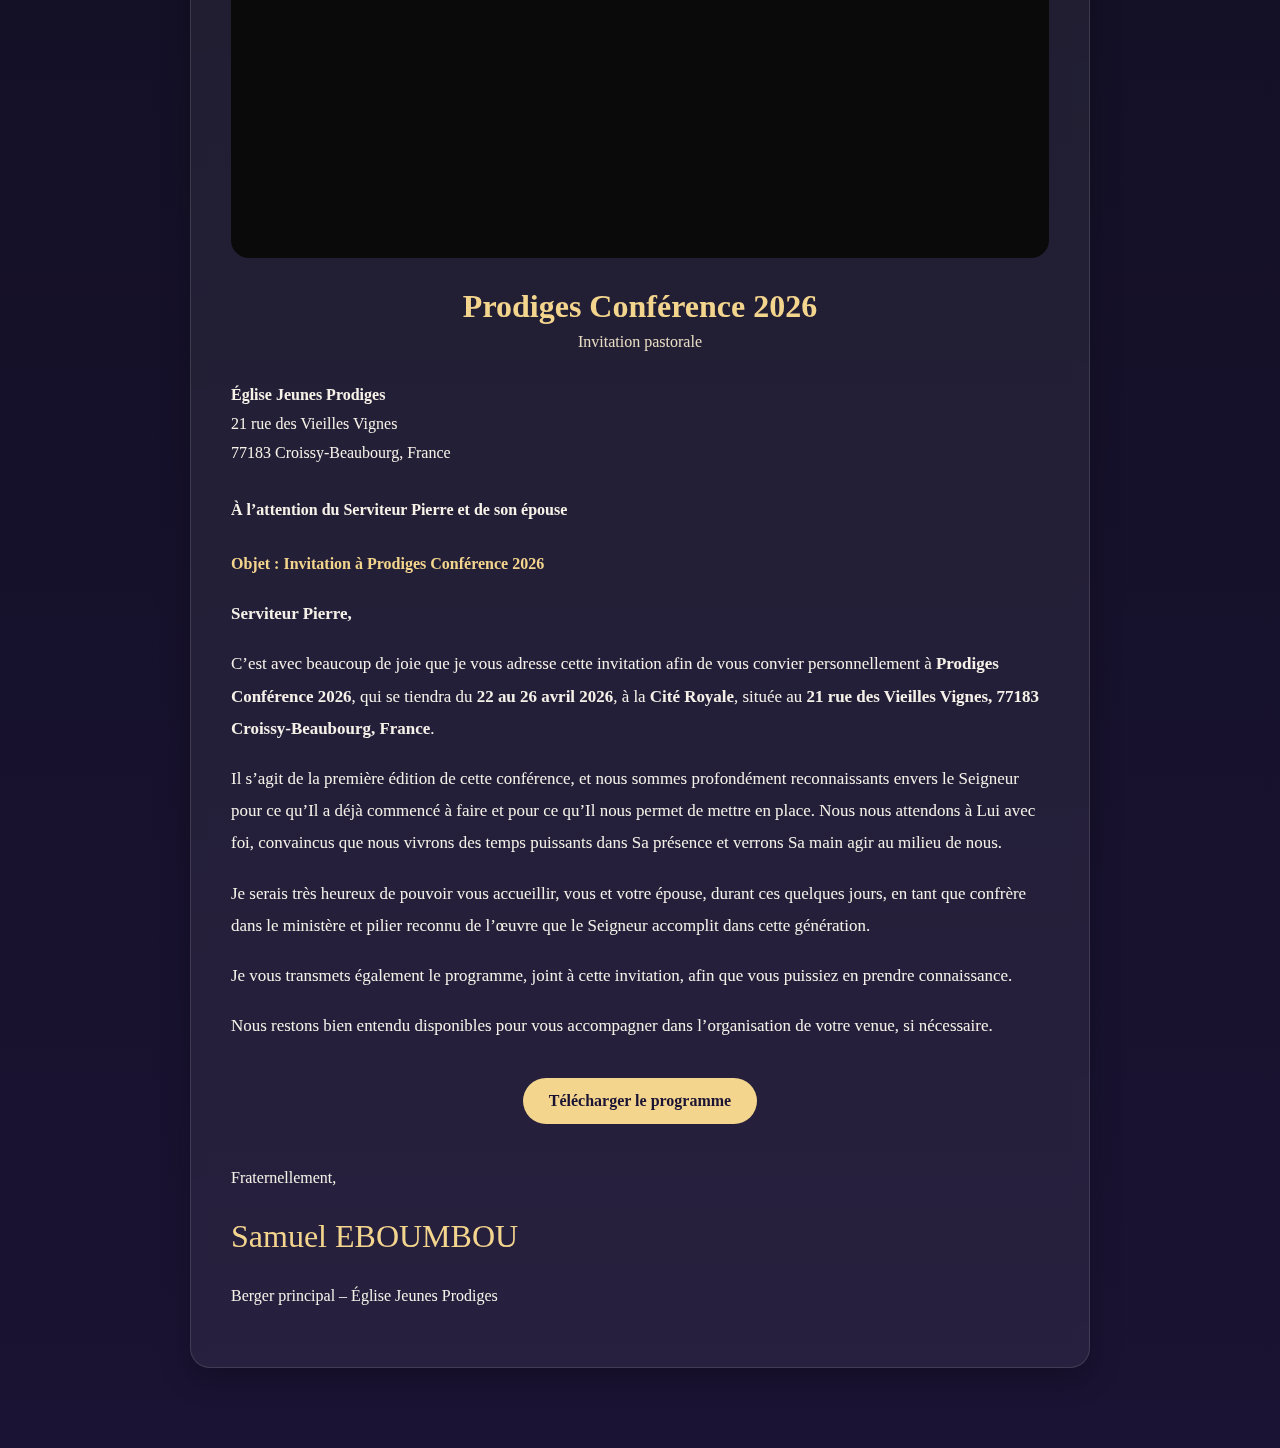
<file: serviteur-pierre.html>
<!DOCTYPE html>
<html lang="fr">
<head>
  <meta charset="UTF-8" />
  <meta name="viewport" content="width=device-width, initial-scale=1.0" />
  <title>Invitation – Prodiges Conférence 2026</title>
  <style>
    body {
      margin: 0;
      font-family: Georgia, "Times New Roman", serif;
      background: linear-gradient(180deg, #0d0d18, #1a1333);
      color: #f5f1e8;
    }

    .container {
      max-width: 900px;
      margin: 0 auto;
      padding: 40px 20px 80px;
    }

    .card {
      background: rgba(255, 255, 255, 0.06);
      border: 1px solid rgba(255,255,255,0.12);
      border-radius: 20px;
      padding: 40px;
      box-shadow: 0 10px 30px rgba(0,0,0,0.25);
      backdrop-filter: blur(6px);
    }

    .poster {
      width: 100%;
      border-radius: 18px;
      margin-bottom: 30px;
      display: block;
      object-fit: cover;
    }

    h1 {
      font-size: 2rem;
      margin-bottom: 8px;
      color: #f4d58d;
      text-align: center;
    }

    .subtitle {
      text-align: center;
      font-size: 1rem;
      margin-bottom: 30px;
      color: #e8dcc2;
    }

    .letter-head {
      line-height: 1.8;
      margin-bottom: 30px;
      color: #f7f2e8;
    }

    .object {
      margin: 25px 0;
      font-weight: bold;
      color: #f4d58d;
    }

    .content p {
      line-height: 1.9;
      margin-bottom: 18px;
      font-size: 1.06rem;
    }

    .signature {
      margin-top: 40px;
      line-height: 1.8;
    }

    .btn-wrap {
      text-align: center;
      margin: 35px 0 10px;
    }

    .btn {
      display: inline-block;
      background: #f4d58d;
      color: #1a1333;
      text-decoration: none;
      padding: 14px 26px;
      border-radius: 999px;
      font-weight: bold;
      transition: 0.25s ease;
    }

    .btn:hover {
      transform: translateY(-2px);
      box-shadow: 0 8px 20px rgba(244, 213, 141, 0.25);
    }

    .signature-name {
      font-family: "Brush Script MT", cursive;
      font-size: 2rem;
      color: #f4d58d;
      margin-top: 10px;
    }

    @media (max-width: 700px) {
      .card {
        padding: 24px;
      }

      h1 {
        font-size: 1.6rem;
      }

      .content p {
        font-size: 1rem;
      }

      .signature-name {
        font-size: 1.7rem;
      }
    }
  </style>
</head>
<body>
  <div class="container">
    <div class="card">

      <!-- AFFICHE -->
      <img src="affiche-prodiges.jpg" alt="Affiche Prodiges Conférence 2026" class="poster" />

      <h1>Prodiges Conférence 2026</h1>
      <div class="subtitle">Invitation pastorale</div>

      <div class="letter-head">
        <strong>Église Jeunes Prodiges</strong><br />
        21 rue des Vieilles Vignes<br />
        77183 Croissy-Beaubourg, France<br /><br />

        <strong>À l’attention du Serviteur Pierre et de son épouse</strong>
      </div>

      <div class="object">Objet : Invitation à Prodiges Conférence 2026</div>

      <div class="content">
        <p><strong>Serviteur Pierre,</strong></p>

        <p>
          C’est avec beaucoup de joie que je vous adresse cette invitation afin de vous convier
          personnellement à <strong>Prodiges Conférence 2026</strong>, qui se tiendra du
          <strong>22 au 26 avril 2026</strong>, à la <strong>Cité Royale</strong>, située au
          <strong>21 rue des Vieilles Vignes, 77183 Croissy-Beaubourg, France</strong>.
        </p>

        <p>
          Il s’agit de la première édition de cette conférence, et nous sommes profondément reconnaissants
          envers le Seigneur pour ce qu’Il a déjà commencé à faire et pour ce qu’Il nous permet de mettre
          en place. Nous nous attendons à Lui avec foi, convaincus que nous vivrons des temps puissants
          dans Sa présence et verrons Sa main agir au milieu de nous.
        </p>

        <p>
          Je serais très heureux de pouvoir vous accueillir, vous et votre épouse, durant ces quelques jours,
          en tant que confrère dans le ministère et pilier reconnu de l’œuvre que le Seigneur accomplit
          dans cette génération.
        </p>

        <p>
          Je vous transmets également le programme, joint à cette invitation, afin que vous puissiez en
          prendre connaissance.
        </p>

        <p>
          Nous restons bien entendu disponibles pour vous accompagner dans l’organisation de votre venue,
          si nécessaire.
        </p>
      </div>

      <div class="btn-wrap">
        <a href="programme-prodiges.pdf" class="btn" download>Télécharger le programme</a>
      </div>

      <div class="signature">
        <p>Fraternellement,</p>
        <div class="signature-name">Samuel EBOUMBOU</div>
        <p>Berger principal – Église Jeunes Prodiges</p>
      </div>

    </div>
  </div>
</body>


</html>
</file>
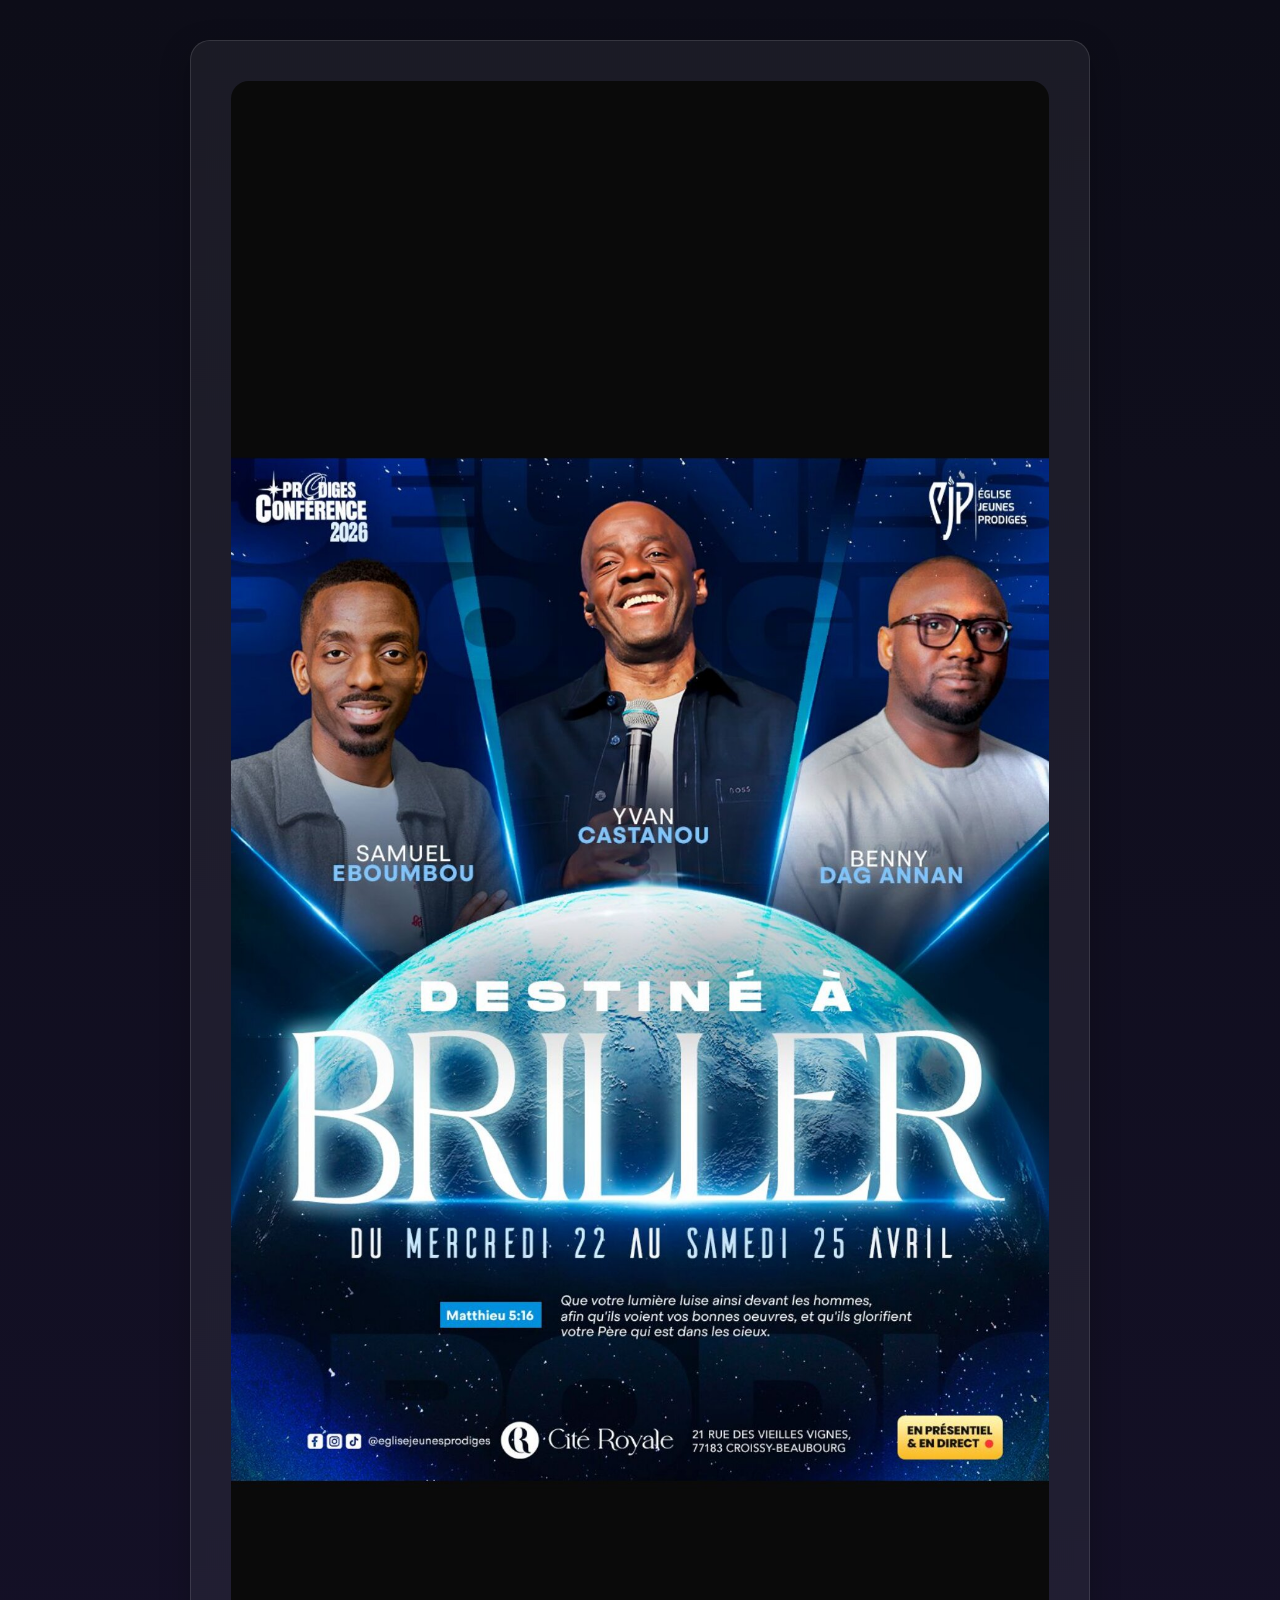
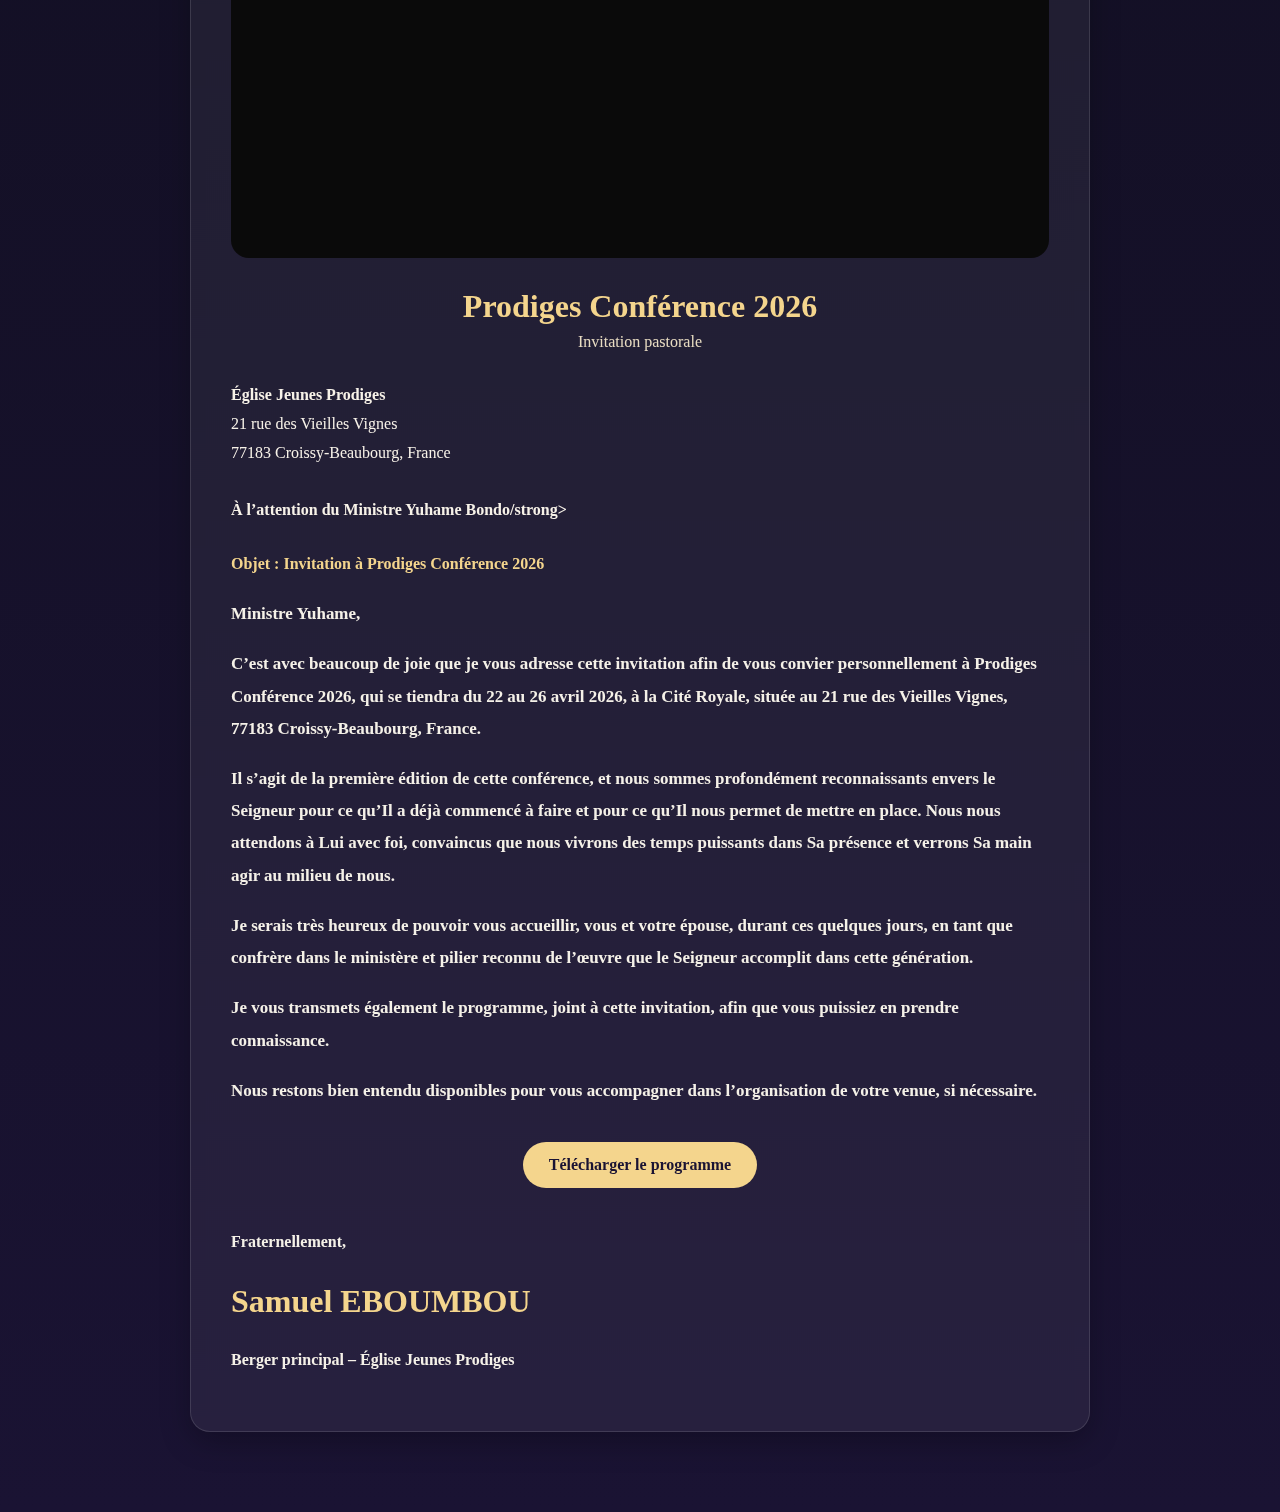
<file: yuhame-bondo.html>
<!DOCTYPE html>
<html lang="fr">
<head>
  <meta charset="UTF-8" />
  <meta name="viewport" content="width=device-width, initial-scale=1.0" />
  <title>Invitation – Prodiges Conférence 2026</title>
  <style>
    body {
      margin: 0;
      font-family: Georgia, "Times New Roman", serif;
      background: linear-gradient(180deg, #0d0d18, #1a1333);
      color: #f5f1e8;
    }

    .container {
      max-width: 900px;
      margin: 0 auto;
      padding: 40px 20px 80px;
    }

    .card {
      background: rgba(255, 255, 255, 0.06);
      border: 1px solid rgba(255,255,255,0.12);
      border-radius: 20px;
      padding: 40px;
      box-shadow: 0 10px 30px rgba(0,0,0,0.25);
      backdrop-filter: blur(6px);
    }

    .poster {
      width: 100%;
      border-radius: 18px;
      margin-bottom: 30px;
      display: block;
      object-fit: cover;
    }

    h1 {
      font-size: 2rem;
      margin-bottom: 8px;
      color: #f4d58d;
      text-align: center;
    }

    .subtitle {
      text-align: center;
      font-size: 1rem;
      margin-bottom: 30px;
      color: #e8dcc2;
    }

    .letter-head {
      line-height: 1.8;
      margin-bottom: 30px;
      color: #f7f2e8;
    }

    .object {
      margin: 25px 0;
      font-weight: bold;
      color: #f4d58d;
    }

    .content p {
      line-height: 1.9;
      margin-bottom: 18px;
      font-size: 1.06rem;
    }

    .signature {
      margin-top: 40px;
      line-height: 1.8;
    }

    .btn-wrap {
      text-align: center;
      margin: 35px 0 10px;
    }

    .btn {
      display: inline-block;
      background: #f4d58d;
      color: #1a1333;
      text-decoration: none;
      padding: 14px 26px;
      border-radius: 999px;
      font-weight: bold;
      transition: 0.25s ease;
    }

    .btn:hover {
      transform: translateY(-2px);
      box-shadow: 0 8px 20px rgba(244, 213, 141, 0.25);
    }

    .signature-name {
      font-family: "Brush Script MT", cursive;
      font-size: 2rem;
      color: #f4d58d;
      margin-top: 10px;
    }

    @media (max-width: 700px) {
      .card {
        padding: 24px;
      }

      h1 {
        font-size: 1.6rem;
      }

      .content p {
        font-size: 1rem;
      }

      .signature-name {
        font-size: 1.7rem;
      }
    }
  </style>
</head>
<body>
  <div class="container">
    <div class="card">

      <!-- AFFICHE -->
      <img src="affiche-prodiges.jpg" alt="Affiche Prodiges Conférence 2026" class="poster" />

      <h1>Prodiges Conférence 2026</h1>
      <div class="subtitle">Invitation pastorale</div>

      <div class="letter-head">
        <strong>Église Jeunes Prodiges</strong><br />
        21 rue des Vieilles Vignes<br />
        77183 Croissy-Beaubourg, France<br /><br />

        <strong>À l’attention du Ministre Yuhame Bondo/strong>
      </div>

      <div class="object">Objet : Invitation à Prodiges Conférence 2026</div>

      <div class="content">
        <p><strong>Ministre Yuhame,</strong></p>

        <p>
          C’est avec beaucoup de joie que je vous adresse cette invitation afin de vous convier
          personnellement à <strong>Prodiges Conférence 2026</strong>, qui se tiendra du
          <strong>22 au 26 avril 2026</strong>, à la <strong>Cité Royale</strong>, située au
          <strong>21 rue des Vieilles Vignes, 77183 Croissy-Beaubourg, France</strong>.
        </p>

        <p>
          Il s’agit de la première édition de cette conférence, et nous sommes profondément reconnaissants
          envers le Seigneur pour ce qu’Il a déjà commencé à faire et pour ce qu’Il nous permet de mettre
          en place. Nous nous attendons à Lui avec foi, convaincus que nous vivrons des temps puissants
          dans Sa présence et verrons Sa main agir au milieu de nous.
        </p>

        <p>
          Je serais très heureux de pouvoir vous accueillir, vous et votre épouse, durant ces quelques jours,
          en tant que confrère dans le ministère et pilier reconnu de l’œuvre que le Seigneur accomplit
          dans cette génération.
        </p>

        <p>
          Je vous transmets également le programme, joint à cette invitation, afin que vous puissiez en
          prendre connaissance.
        </p>

        <p>
          Nous restons bien entendu disponibles pour vous accompagner dans l’organisation de votre venue,
          si nécessaire.
        </p>
      </div>

      <div class="btn-wrap">
        <a href="programme-prodiges.pdf" class="btn" download>Télécharger le programme</a>
      </div>

      <div class="signature">
        <p>Fraternellement,</p>
        <div class="signature-name">Samuel EBOUMBOU</div>
        <p>Berger principal – Église Jeunes Prodiges</p>
      </div>

    </div>
  </div>
</body>
</html>
</file>
<file: assets/style.css>
:root{
  --bg:#05070f;
  --text:#ffffff;
  --muted:#b8c1d9;
  --accent:#ffffff;
  --radius:18px;
  font-family: 'Inter', ui-sans-serif, system-ui;
}

*{ box-sizing:border-box; margin:0; padding:0; }

body{
  background: var(--bg);
  color: var(--text);
}

a{
  text-decoration:none;
  color:inherit;
}

.topbar{
  position:fixed;
  top:0;
  width:100%;
  display:flex;
  justify-content:space-between;
  align-items:center;
  padding:20px 40px;
  z-index:1000;
  background:rgba(0,0,0,0.4);
  backdrop-filter: blur(12px);
}

.nav{
  display:flex;
  gap:25px;
}

.nav a{
  font-size:14px;
  opacity:0.8;
}

.nav a:hover{
  opacity:1;
}

.hero{
  height:100vh;
  background:url("../images/hero.jpg") center/cover no-repeat;
  display:flex;
  align-items:center;
  justify-content:center;
  text-align:center;
  position:relative;
}

.hero::after{
  content:"";
  position:absolute;
  inset:0;
  background:linear-gradient(to bottom, rgba(0,0,0,0.4), rgba(0,0,0,0.85));
}

.hero-content{
  position:relative;
  z-index:2;
  max-width:800px;
}

.hero h1{
  font-size:64px;
  letter-spacing:2px;
  margin-bottom:20px;
}

.hero p{
  font-size:20px;
  color:var(--muted);
  margin-bottom:30px;
}

.button{
  display:inline-block;
  padding:14px 28px;
  border-radius:30px;
  background:white;
  color:black;
  font-weight:600;
  transition:0.3s;
}

.button:hover{
  opacity:0.8;
}

.section{
  padding:100px 40px;
  max-width:1100px;
  margin:auto;
}

.section h2{
  font-size:32px;
  margin-bottom:30px;
}

.card{
  background:#0e1323;
  padding:30px;
  border-radius:var(--radius);
  margin-bottom:20px;
}

.footer{
  text-align:center;
  padding:40px;
  color:var(--muted);
  font-size:14px;
}
</file>
